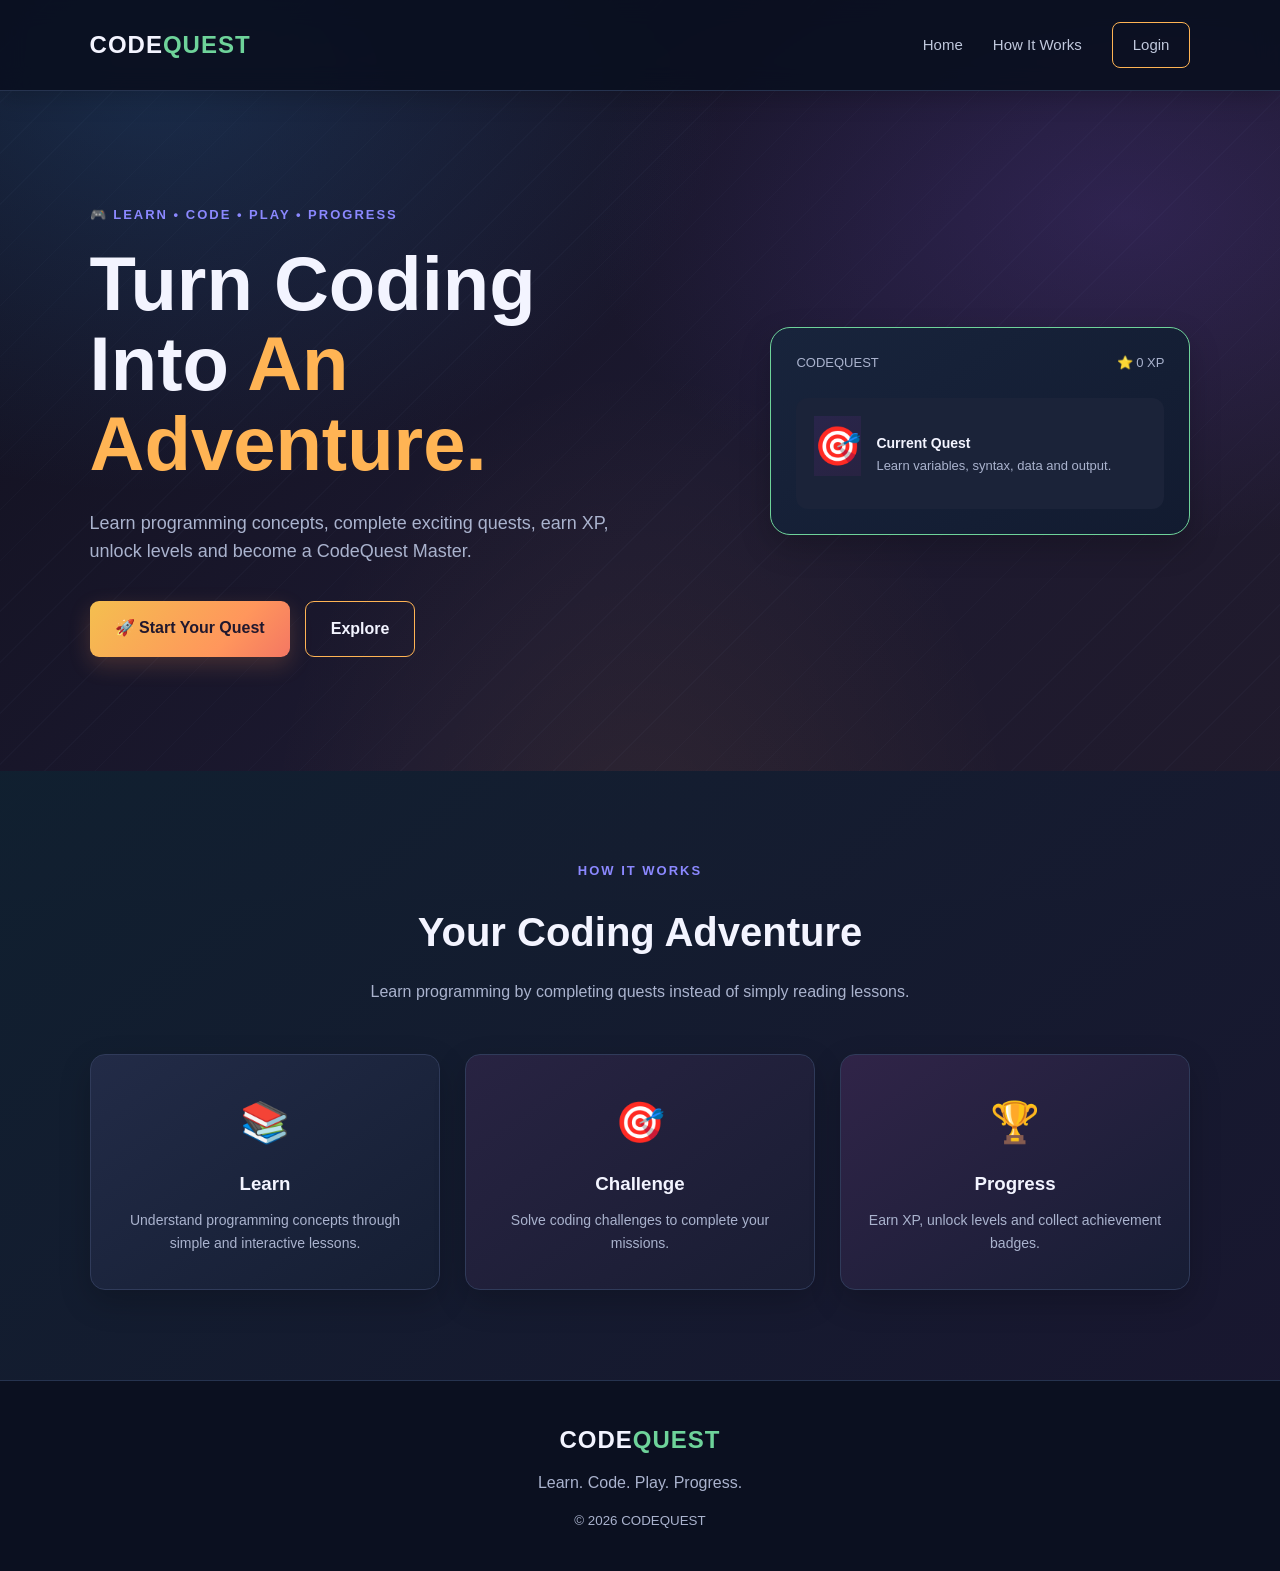
<file: index.html>
<!DOCTYPE html>
<html lang="en">
<head>
    <meta charset="UTF-8">
    <meta name="viewport" content="width=device-width, initial-scale=1.0">

    <title>CODEQUEST | Learn. Code. Play.</title>

    <link rel="stylesheet" href="style.css">
</head>

<body>

    <!-- Navigation -->
    <header class="navbar">

        <div class="logo">
            CODE<span>QUEST</span>
        </div>

        <nav>
            <a href="#home">Home</a>
            <a href="#how-it-works">How It Works</a>
            <a href="login.html" class="login-btn">Login</a>
        </nav>

    </header>


    <!-- Hero Section -->
    <main>

        <section class="hero" id="home">

            <div class="hero-content">

                <p class="tagline">
                    🎮 LEARN • CODE • PLAY • PROGRESS
                </p>

                <h1>
                    Turn Coding Into
                    <span>An Adventure.</span>
                </h1>

                <p class="description">
                    Learn programming concepts, complete exciting quests,
                    earn XP, unlock levels and become a CodeQuest Master.
                </p>

                <div class="hero-buttons">

                    <a href="register.html" class="primary-btn" id="startQuestButton">
                        🚀 Start Your Quest
                    </a>

                    <a href="#how-it-works" class="secondary-btn">
                        Explore
                    </a>

                </div>

            </div>


            <!-- Game Preview -->
            <div class="game-preview">

                <div class="game-card">

                    <div class="game-header">
                        <span>CODEQUEST</span>
                        <span>⭐ 0 XP</span>
                    </div>

                    <div class="quest">

                        <div class="quest-icon">
                            🎯
                        </div>

                        <div>
                            <strong>Current Quest</strong>
                            <p>Learn variables, syntax, data and output.</p>
                        </div>

                    </div>

                </div>

            </div>

        </section>


        <!-- How It Works -->
        <section class="features" id="how-it-works">

            <p class="section-tag">
                HOW IT WORKS
            </p>

            <h2>
                Your Coding Adventure
            </h2>

            <p class="section-description">
                Learn programming by completing quests instead of
                simply reading lessons.
            </p>


            <div class="feature-container">

                <div class="feature-card">

                    <div class="feature-icon">
                        📚
                    </div>

                    <h3>Learn</h3>

                    <p>
                        Understand programming concepts through
                        simple and interactive lessons.
                    </p>

                </div>


                <div class="feature-card">

                    <div class="feature-icon">
                        🎯
                    </div>

                    <h3>Challenge</h3>

                    <p>
                        Solve coding challenges to complete
                        your missions.
                    </p>

                </div>


                <div class="feature-card">

                    <div class="feature-icon">
                        🏆
                    </div>

                    <h3>Progress</h3>

                    <p>
                        Earn XP, unlock levels and collect
                        achievement badges.
                    </p>

                </div>

            </div>

        </section>


    </main>


    <!-- Footer -->
    <footer>

        <div class="logo">
            CODE<span>QUEST</span>
        </div>

        <p>
            Learn. Code. Play. Progress.
        </p>

        <small>
            © 2026 CODEQUEST
        </small>

    </footer>


    <script src="app.js"></script>
    <script>

        document.getElementById("startQuestButton").addEventListener(
            "click",
            async function(event) {

                event.preventDefault();

                try {
                    const player = await CodeQuest.currentPlayer();
                    window.location.href = player ? "dashboard.html" : "register.html";
                } catch (error) {
                    alert("Could not connect to the CodeQuest server. Start it with: python server.py");
                }

            }
        );

    </script>

</body>
</html>
</file>
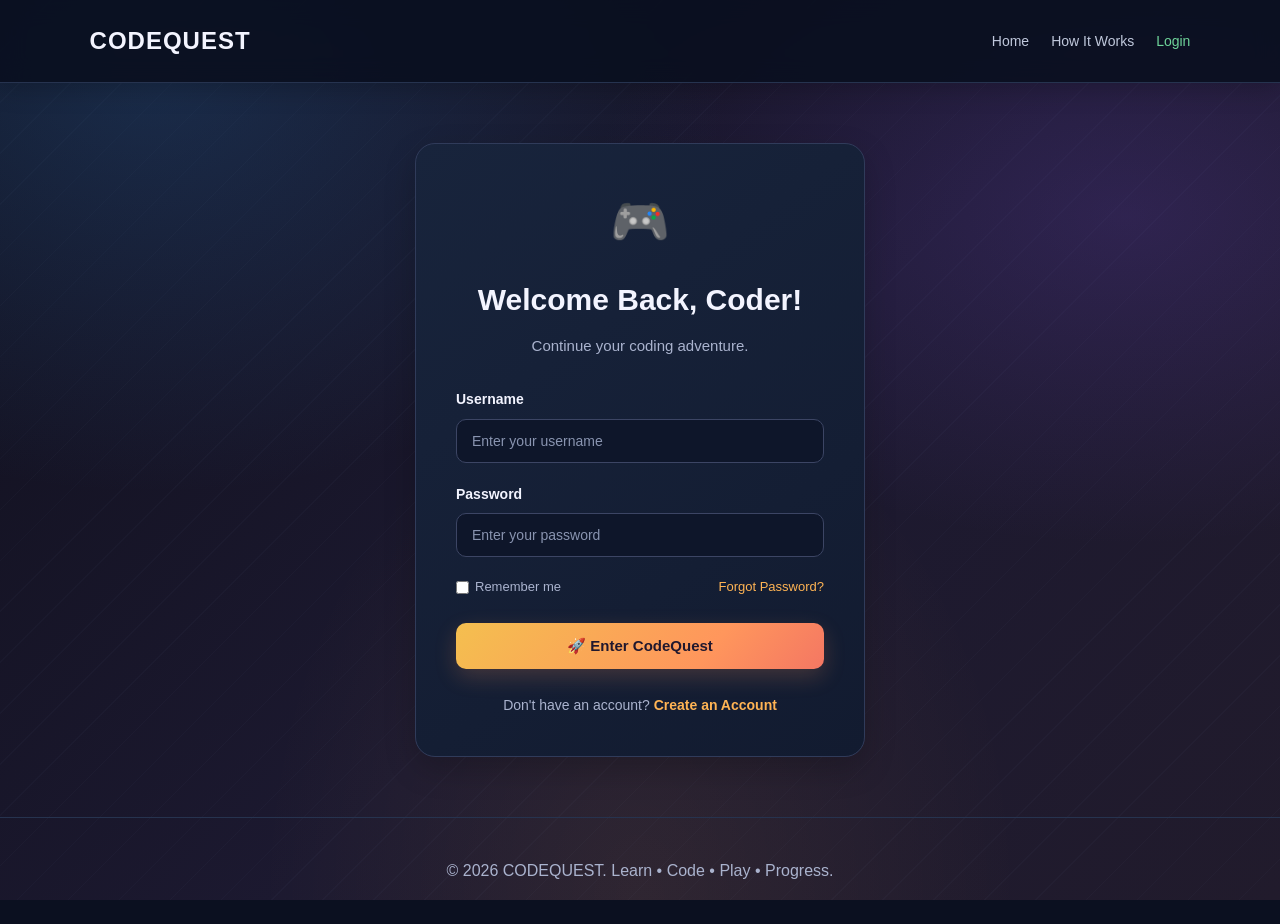
<file: login.html>
<!DOCTYPE html>
<html lang="en">

<head>
    <meta charset="UTF-8">
    <meta name="viewport" content="width=device-width, initial-scale=1.0">

    <title>Login | CODEQUEST</title>

    <link rel="stylesheet" href="style.css">
</head>

<body>

    <!-- Navigation Bar -->
    <nav class="navbar">

        <div class="logo">
            CODEQUEST
        </div>

        <div class="nav-links">
            <a href="index.html">Home</a>
            <a href="index.html#how-it-works">How It Works</a>
            <a href="login.html" class="active">Login</a>
        </div>

    </nav>


    <!-- Login Section -->
    <section class="login-section">

        <div class="login-container">

            <div class="login-icon">
                🎮
            </div>

            <h1>Welcome Back, Coder!</h1>

            <p class="login-subtitle">
                Continue your coding adventure.
            </p>


            <!-- Login Form -->
            <form class="login-form" action="dashboard.html">

                <div class="form-group">
                    <label for="username">Username</label>

                    <input
                        type="text"
                        id="username"
                        name="username"
                        placeholder="Enter your username"
                        required
                    >
                </div>


                <div class="form-group">
                    <label for="password">Password</label>

                    <input
                        type="password"
                        id="password"
                        name="password"
                        placeholder="Enter your password"
                        required
                    >
                </div>


                <div class="login-options">

                    <label class="remember-me">
                        <input type="checkbox">
                        Remember me
                    </label>

                    <a href="#" class="forgot-password">
                        Forgot Password?
                    </a>

                </div>


                <button type="submit" class="login-button">
                    🚀 Enter CodeQuest
                </button>

            </form>


            <div class="register-link">

                <p>
                    Don't have an account?
                    <a href="register.html">Create an Account</a>
                </p>

            </div>

        </div>

    </section>


    <!-- Footer -->
    <footer class="footer">

        <p>
            © 2026 CODEQUEST. Learn • Code • Play • Progress.
        </p>

    </footer>

    <script src="app.js"></script>
    <script>

        const loginForm = document.querySelector(".login-form");

        loginForm.addEventListener("submit", async function(event) {

            event.preventDefault();

            const username = loginForm.username.value.trim();
            const password = loginForm.password.value;

            try {
                await CodeQuest.api("/api/login", {
                    method: "POST",
                    body: JSON.stringify({ username: username, password: password })
                });
                window.location.href = "dashboard.html";
            } catch (error) {
                alert(error.message);
            }

        });

    </script>

</body>

</html>
</file>
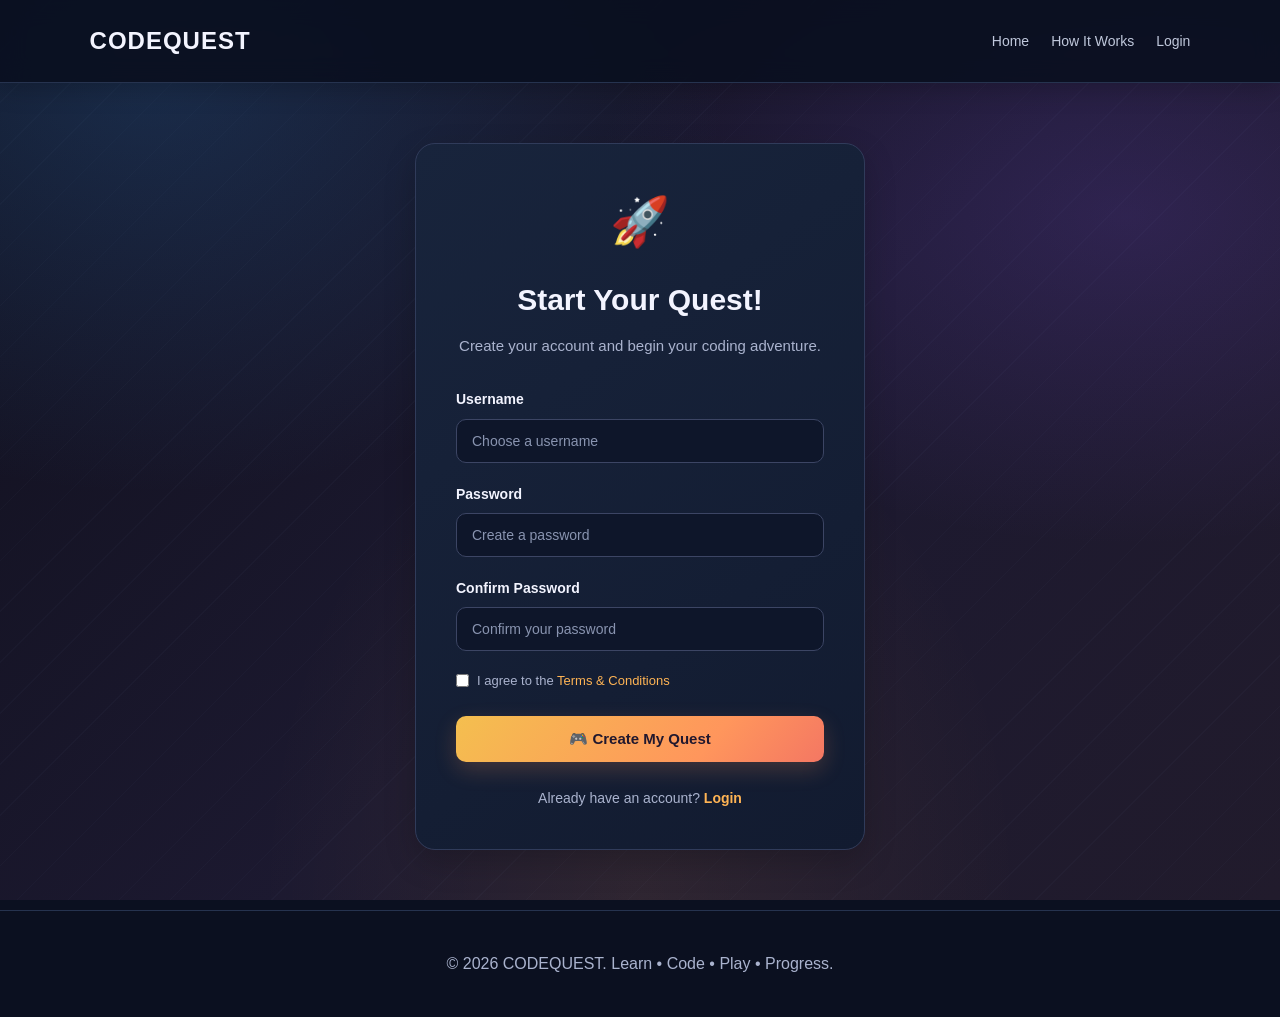
<file: register.html>
<!DOCTYPE html>
<html lang="en">

<head>
    <meta charset="UTF-8">
    <meta name="viewport" content="width=device-width, initial-scale=1.0">

    <title>Register | CODEQUEST</title>

    <link rel="stylesheet" href="style.css">
</head>

<body>

    <!-- Navigation Bar -->
    <nav class="navbar">

        <div class="logo">
            CODEQUEST
        </div>

        <div class="nav-links">
            <a href="index.html">Home</a>
            <a href="index.html#how-it-works">How It Works</a>
            <a href="login.html">Login</a>
        </div>

    </nav>


    <!-- Registration Section -->
    <section class="register-section">

        <div class="register-container">

            <div class="register-icon">
                🚀
            </div>

            <h1>Start Your Quest!</h1>

            <p class="register-subtitle">
                Create your account and begin your coding adventure.
            </p>


            <!-- Registration Form -->
            <form class="register-form" action="login.html">

                <div class="form-group">
                    <label for="username">Username</label>

                    <input
                        type="text"
                        id="username"
                        name="username"
                        placeholder="Choose a username"
                        minlength="3"
                        maxlength="24"
                        required
                    >
                </div>


                <div class="form-group">
                    <label for="password">Password</label>

                    <input
                        type="password"
                        id="password"
                        name="password"
                        placeholder="Create a password"
                        minlength="8"
                        required
                    >
                </div>


                <div class="form-group">
                    <label for="confirm-password">Confirm Password</label>

                    <input
                        type="password"
                        id="confirm-password"
                        name="confirm-password"
                        placeholder="Confirm your password"
                        required
                    >
                </div>


                <label class="terms-checkbox">

                    <input type="checkbox" required>

                    <span>
                        I agree to the
                        <a href="#">Terms & Conditions</a>
                    </span>

                </label>


                <button type="submit" class="register-button">
                    🎮 Create My Quest
                </button>

            </form>


            <div class="login-link">

                <p>
                    Already have an account?
                    <a href="login.html">Login</a>
                </p>

            </div>

        </div>

    </section>


    <!-- Footer -->
    <footer class="footer">

        <p>
            © 2026 CODEQUEST. Learn • Code • Play • Progress.
        </p>

    </footer>

    <script src="app.js"></script>
    <script>

        const registerForm = document.querySelector(".register-form");
        const confirmPassword = document.getElementById("confirm-password");

        registerForm.addEventListener("submit", async function(event) {

            event.preventDefault();

            if (registerForm.password.value !== confirmPassword.value) {
                alert("Passwords do not match.");
                return;
            }

            try {
                await CodeQuest.api("/api/register", {
                    method: "POST",
                    body: JSON.stringify({
                        username: registerForm.username.value.trim(),
                        password: registerForm.password.value
                    })
                });
                window.location.href = "login.html";
            } catch (error) {
                alert(error.message);
            }

        });

    </script>

</body>

</html>
</file>
<file: style.css>
/* ==============================
   CODEQUEST - GLOBAL STYLES
================================= */

* {
    margin: 0;
    padding: 0;
    box-sizing: border-box;
}

html {
    scroll-behavior: smooth;
}

body {
    font-family: Arial, Helvetica, sans-serif;
    min-height: 100vh;
    background-color: #10101d;
    background-image:
        radial-gradient(ellipse at 14% 12%, rgba(124, 92, 255, 0.16), transparent 38%),
        radial-gradient(ellipse at 88% 48%, rgba(222, 151, 72, 0.14), transparent 35%),
        repeating-linear-gradient(135deg, rgba(139, 204, 184, 0.025) 0 1px, transparent 1px 36px),
        linear-gradient(135deg, #10101d, #1c1930 52%, #171522);
    background-attachment: fixed;
    color: #ffffff;
    line-height: 1.6;
}


/* ==============================
   NAVBAR
================================= */

.navbar {
    width: 100%;
    padding: 22px 7%;
    display: flex;
    justify-content: space-between;
    align-items: center;
    border-bottom: 1px solid #20283d;
    background: rgba(16, 15, 29, 0.9);
    backdrop-filter: blur(12px);
}

.logo {
    font-size: 24px;
    font-weight: 800;
    letter-spacing: 1px;
}

.logo span {
    color: #7c5cff;
}

.navbar nav {
    display: flex;
    align-items: center;
    gap: 30px;
}

.navbar nav a {
    color: #c7ccda;
    text-decoration: none;
    font-size: 15px;
    transition: 0.3s;
}

.navbar nav a:hover {
    color: #ffffff;
}

.login-btn {
    padding: 10px 20px;
    border: 1px solid #7c5cff;
    border-radius: 8px;
}


/* ==============================
   HERO
================================= */

.hero {
    min-height: 680px;
    padding: 80px 7%;
    display: flex;
    align-items: center;
    justify-content: space-between;
    gap: 70px;
}

.hero-content {
    max-width: 600px;
}

.tagline,
.section-tag {
    color: #8f7cff;
    font-size: 13px;
    font-weight: 700;
    letter-spacing: 2px;
    margin-bottom: 18px;
}

.hero h1 {
    font-size: clamp(48px, 6vw, 76px);
    line-height: 1.05;
    margin-bottom: 25px;
}

.hero h1 span {
    color: #8f7cff;
}

.description {
    color: #aeb6c9;
    font-size: 18px;
    max-width: 540px;
    margin-bottom: 35px;
}


/* ==============================
   BUTTONS
================================= */

.hero-buttons {
    display: flex;
    gap: 15px;
    flex-wrap: wrap;
}

.primary-btn,
.secondary-btn {
    text-decoration: none;
    padding: 14px 25px;
    border-radius: 9px;
    font-weight: 700;
    transition: 0.3s;
}

.primary-btn {
    background: #7c5cff;
    color: #ffffff;
}

.primary-btn:hover {
    transform: translateY(-3px);
}

.secondary-btn {
    border: 1px solid #39425b;
    color: #ffffff;
}

.secondary-btn:hover {
    border-color: #7c5cff;
}


/* ==============================
   GAME PREVIEW
================================= */

.game-preview {
    width: 420px;
}

.game-card {
    background: #141b2f;
    border: 1px solid #2b3550;
    border-radius: 20px;
    padding: 25px;
    box-shadow: 0 20px 60px rgba(0, 0, 0, 0.35);
}

.game-header {
    display: flex;
    justify-content: space-between;
    color: #aeb6c9;
    font-size: 13px;
    margin-bottom: 24px;
}

.game-level {
    display: flex;
    align-items: center;
    gap: 18px;
}

.level-icon {
    width: 70px;
    height: 70px;
    border-radius: 16px;
    display: flex;
    justify-content: center;
    align-items: center;
    background: #202943;
    font-size: 35px;
}

.game-level h3 {
    font-size: 21px;
}

.game-level p {
    color: #8f98ad;
    font-size: 14px;
}

.progress-container {
    width: 100%;
    height: 9px;
    background: #252d43;
    border-radius: 20px;
    margin-top: 30px;
    overflow: hidden;
}

.progress-bar {
    width: 75%;
    height: 100%;
    background: #7c5cff;
    border-radius: 20px;
}

.progress-text {
    color: #8992a8;
    font-size: 13px;
    margin-top: 8px;
}

.quest {
    display: flex;
    gap: 15px;
    align-items: center;
    margin-top: 0;
    padding: 18px;
    background: #1b2339;
    border-radius: 12px;
}

.quest-icon {
    font-size: 25px;
}

.quest strong {
    font-size: 14px;
}

.quest p {
    color: #8992a8;
    font-size: 13px;
}


/* ==============================
   FEATURES
================================= */

.features,
.languages {
    padding: 90px 7%;
    text-align: center;
}

.features {
    background: linear-gradient(140deg, rgba(12, 31, 34, 0.96), rgba(12, 24, 34, 0.96));
}

.features h2,
.languages h2 {
    font-size: 40px;
    margin-bottom: 15px;
}

.section-description {
    color: #8992a8;
    max-width: 550px;
    margin: 0 auto 50px;
}

.feature-container {
    display: grid;
    grid-template-columns: repeat(3, 1fr);
    gap: 25px;
    max-width: 1100px;
    margin: auto;
}

.feature-card {
    padding: 35px 25px;
    background: #141b2f;
    border: 1px solid #252f49;
    border-radius: 15px;
    transition: 0.3s;
}

.feature-card:hover {
    transform: translateY(-6px);
    border-color: #7c5cff;
}

.feature-icon {
    font-size: 40px;
    margin-bottom: 15px;
}

.feature-card h3 {
    margin-bottom: 10px;
}

.feature-card p {
    color: #8992a8;
    font-size: 14px;
}


/* ==============================
   LANGUAGES
================================= */

.language-container {
    display: flex;
    justify-content: center;
    gap: 20px;
    flex-wrap: wrap;
}

.language-card {
    width: 170px;
    padding: 30px 20px;
    background: #141b2f;
    border: 1px solid #252f49;
    border-radius: 15px;
    transition: 0.3s;
}

.language-card span {
    font-size: 40px;
}

.language-card h3 {
    margin-top: 10px;
}

.language-card:hover {
    transform: translateY(-6px);
    border-color: #7c5cff;
}


/* ==============================
   FOOTER
================================= */

footer {
    padding: 40px 7%;
    text-align: center;
    border-top: 1px solid #20283d;
    color: #8992a8;
}

footer .logo {
    color: #ffffff;
    margin-bottom: 10px;
}

footer small {
    display: block;
    margin-top: 15px;
}


/* ==============================
   RESPONSIVE
================================= */

@media (max-width: 900px) {

    .hero {
        flex-direction: column;
        text-align: center;
    }

    .description {
        margin-left: auto;
        margin-right: auto;
    }

    .hero-buttons {
        justify-content: center;
    }

    .game-preview {
        width: 100%;
        max-width: 420px;
    }

    .feature-container {
        grid-template-columns: 1fr;
        max-width: 500px;
    }

    .navbar nav a:not(.login-btn) {
        display: none;
    }
}


@media (max-width: 500px) {

    .navbar {
        padding: 18px 5%;
    }

    .hero,
    .features,
    .languages {
        padding-left: 5%;
        padding-right: 5%;
    }

    .hero h1 {
        font-size: 46px;
    }

    .features h2,
    .languages h2 {
        font-size: 32px;
    }
}
/* ============================= */
/* LOGIN PAGE STYLES */
/* ============================= */

.login-section {
    min-height: 75vh;
    display: flex;
    justify-content: center;
    align-items: center;
    padding: 60px 20px;
}

.login-container {
    width: 100%;
    max-width: 450px;
    background: #17152b;
    border: 1px solid #302957;
    border-radius: 20px;
    padding: 40px;
    text-align: center;
    box-shadow: 0 10px 35px rgba(0, 0, 0, 0.35);
}

.login-icon {
    font-size: 48px;
    margin-bottom: 15px;
}

.login-container h1 {
    color: #ffffff;
    font-size: 30px;
    margin-bottom: 10px;
}

.login-subtitle {
    color: #b9b4d0;
    font-size: 15px;
    margin-bottom: 30px;
}

.login-form {
    text-align: left;
}

.form-group {
    margin-bottom: 20px;
}

.form-group label {
    display: block;
    color: #ffffff;
    font-size: 14px;
    font-weight: 600;
    margin-bottom: 8px;
}

.form-group input[type="text"],
.form-group input[type="password"] {
    width: 100%;
    box-sizing: border-box;
    padding: 13px 15px;
    border: 1px solid #403765;
    border-radius: 10px;
    background: #0f0d1d;
    color: #ffffff;
    font-size: 14px;
    outline: none;
    transition: 0.3s ease;
}

.form-group input[type="text"]:focus,
.form-group input[type="password"]:focus {
    border-color: #8f7cff;
    box-shadow: 0 0 8px rgba(143, 124, 255, 0.35);
}

.form-group input::placeholder {
    color: #8e88a8;
}

.login-options {
    display: flex;
    justify-content: space-between;
    align-items: center;
    gap: 10px;
    flex-wrap: wrap;
    margin-bottom: 25px;
    font-size: 13px;
}

.remember-me {
    display: flex;
    align-items: center;
    gap: 6px;
    color: #b9b4d0;
}

.remember-me input {
    accent-color: #8f7cff;
}

.forgot-password {
    color: #a99cff;
    text-decoration: none;
}

.forgot-password:hover {
    color: #ffffff;
    text-decoration: underline;
}

.login-button {
    width: 100%;
    padding: 14px;
    border: none;
    border-radius: 10px;
    background: linear-gradient(135deg, #7c5cff, #a56cff);
    color: #ffffff;
    font-size: 15px;
    font-weight: 700;
    cursor: pointer;
    transition: 0.3s ease;
}

.login-button:hover {
    transform: translateY(-2px);
    box-shadow: 0 8px 20px rgba(124, 92, 255, 0.35);
}

.register-link {
    margin-top: 25px;
}

.register-link p {
    color: #b9b4d0;
    font-size: 14px;
}

.register-link a {
    color: #a99cff;
    font-weight: 600;
    text-decoration: none;
}

.register-link a:hover {
    color: #ffffff;
    text-decoration: underline;
}


/* ============================= */
/* LOGIN PAGE RESPONSIVE DESIGN */
/* ============================= */

@media (max-width: 600px) {

    .login-section {
        padding: 40px 15px;
    }

    .login-container {
        padding: 30px 22px;
    }

    .login-container h1 {
        font-size: 25px;
    }

    .login-options {
        align-items: flex-start;
        flex-direction: column;
    }

}
/* ============================= */
/* REGISTER PAGE STYLES */
/* ============================= */

.register-section {
    min-height: 75vh;
    display: flex;
    justify-content: center;
    align-items: center;
    padding: 60px 20px;
}

.register-container {
    width: 100%;
    max-width: 450px;
    background: #17152b;
    border: 1px solid #302957;
    border-radius: 20px;
    padding: 40px;
    text-align: center;
    box-shadow: 0 10px 35px rgba(0, 0, 0, 0.35);
}

.register-icon {
    font-size: 48px;
    margin-bottom: 15px;
}

.register-container h1 {
    color: #ffffff;
    font-size: 30px;
    margin-bottom: 10px;
}

.register-subtitle {
    color: #b9b4d0;
    font-size: 15px;
    margin-bottom: 30px;
}

.register-form {
    text-align: left;
}

.register-form .form-group {
    margin-bottom: 20px;
}

.register-form .form-group label {
    display: block;
    color: #ffffff;
    font-size: 14px;
    font-weight: 600;
    margin-bottom: 8px;
}

.register-form .form-group input[type="text"],
.register-form .form-group input[type="password"] {
    width: 100%;
    box-sizing: border-box;
    padding: 13px 15px;
    border: 1px solid #403765;
    border-radius: 10px;
    background: #0f0d1d;
    color: #ffffff;
    font-size: 14px;
    outline: none;
    transition: 0.3s ease;
}

.register-form .form-group input:focus {
    border-color: #8f7cff;
    box-shadow: 0 0 8px rgba(143, 124, 255, 0.35);
}

.register-form .form-group input::placeholder {
    color: #8e88a8;
}


/* Terms and Conditions */

.terms-checkbox {
    display: flex;
    align-items: flex-start;
    gap: 8px;
    color: #b9b4d0;
    font-size: 13px;
    margin: 5px 0 25px;
    line-height: 1.5;
}

.terms-checkbox input {
    margin-top: 3px;
    accent-color: #8f7cff;
}

.terms-checkbox a {
    color: #a99cff;
    text-decoration: none;
}

.terms-checkbox a:hover {
    color: #ffffff;
    text-decoration: underline;
}


/* Register Button */

.register-button {
    width: 100%;
    padding: 14px;
    border: none;
    border-radius: 10px;
    background: linear-gradient(135deg, #7c5cff, #a56cff);
    color: #ffffff;
    font-size: 15px;
    font-weight: 700;
    cursor: pointer;
    transition: 0.3s ease;
}

.register-button:hover {
    transform: translateY(-2px);
    box-shadow: 0 8px 20px rgba(124, 92, 255, 0.35);
}


/* Login Link */

.login-link {
    margin-top: 25px;
}

.login-link p {
    color: #b9b4d0;
    font-size: 14px;
}

.login-link a {
    color: #a99cff;
    font-weight: 600;
    text-decoration: none;
}

.login-link a:hover {
    color: #ffffff;
    text-decoration: underline;
}


/* ============================= */
/* REGISTER PAGE RESPONSIVE */
/* ============================= */

@media (max-width: 600px) {

    .register-section {
        padding: 40px 15px;
    }

    .register-container {
        padding: 30px 22px;
    }

    .register-container h1 {
        font-size: 25px;
    }

}
/* ============================= */
/* DASHBOARD PAGE */
/* ============================= */

.dashboard {
    width: 90%;
    max-width: 1200px;
    margin: 0 auto;
    padding: 50px 0 80px;
}


/* ============================= */
/* WELCOME SECTION */
/* ============================= */

.dashboard-welcome {
    display: flex;
    justify-content: space-between;
    align-items: center;
    gap: 30px;
    padding: 35px;
    margin-bottom: 30px;

    background: linear-gradient(
        135deg,
        #17152b,
        #211b3d
    );

    border: 1px solid #302957;
    border-radius: 20px;

    box-shadow: 0 10px 35px rgba(0, 0, 0, 0.25);
}

.dashboard-tag {
    color: #a99cff;
    font-size: 12px;
    font-weight: 700;
    letter-spacing: 1px;
    margin-bottom: 8px;
}

.dashboard-welcome h1 {
    color: #ffffff;
    font-size: 32px;
    margin: 5px 0 10px;
}

.dashboard-welcome p {
    color: #b9b4d0;
    margin: 0;
    line-height: 1.6;
}

.dashboard-welcome strong {
    color: #ffffff;
}


/* Level Badge */

.level-badge {
    min-width: 100px;
    height: 100px;

    display: flex;
    flex-direction: column;
    justify-content: center;
    align-items: center;

    background: linear-gradient(
        135deg,
        #7c5cff,
        #a56cff
    );

    border-radius: 50%;

    color: #ffffff;

    box-shadow: 0 8px 25px rgba(124, 92, 255, 0.3);
}

.level-badge span {
    font-size: 11px;
    font-weight: 700;
    letter-spacing: 1px;
}

.level-badge strong {
    font-size: 32px;
}


/* ============================= */
/* STATISTICS */
/* ============================= */

.stats-grid {
    display: grid;
    grid-template-columns: repeat(4, 1fr);
    gap: 20px;
    margin-bottom: 35px;
}

.stat-card {
    display: flex;
    align-items: center;
    gap: 15px;

    padding: 22px;

    background: #17152b;

    border: 1px solid #302957;
    border-radius: 15px;

    transition: 0.3s ease;
}

.stat-card:hover {
    transform: translateY(-4px);
    border-color: #7c5cff;
}

.stat-icon {
    width: 48px;
    height: 48px;

    display: flex;
    justify-content: center;
    align-items: center;

    background: #211d3a;

    border-radius: 12px;

    font-size: 23px;
}

.stat-card h3 {
    color: #ffffff;
    font-size: 22px;
    margin: 0 0 4px;
}

.stat-card p {
    color: #8e88a8;
    font-size: 12px;
    margin: 0;
}


/* ============================= */
/* PROGRESS SECTION */
/* ============================= */

.progress-section {
    padding: 30px;

    background: #17152b;

    border: 1px solid #302957;
    border-radius: 18px;

    margin-bottom: 40px;
}

.section-heading {
    display: flex;
    justify-content: space-between;
    align-items: center;
    gap: 20px;

    margin-bottom: 20px;
}

.section-heading h2 {
    color: #ffffff;
    font-size: 22px;
    margin: 0;
}

.progress-percentage {
    color: #a99cff;
    font-size: 20px;
    font-weight: 700;
}

.progress-bar {
    width: 100%;
    height: 12px;

    background: #0f0d1d;

    border-radius: 20px;

    overflow: hidden;
}

.progress-fill {
    width: 50%;
    height: 100%;

    background: linear-gradient(
        90deg,
        #7c5cff,
        #a56cff
    );

    border-radius: 20px;
}

.progress-text {
    color: #8e88a8;
    font-size: 13px;
    margin: 12px 0 0;
}


/* ============================= */
/* QUEST MAP */
/* ============================= */

.quest-section {
    margin-bottom: 40px;
}

.quest-grid {
    display: grid;
    grid-template-columns: repeat(3, 1fr);
    gap: 20px;
}

.quest-card {
    position: relative;

    padding: 25px;

    min-height: 210px;

    background: #17152b;

    border: 1px solid #302957;
    border-radius: 18px;

    transition: 0.3s ease;
}

.quest-card:hover {
    transform: translateY(-5px);
}


/* Completed */

.quest-card.completed {
    border-color: #3b3560;
}


/* Current */

.quest-card.current {
    border-color: #7c5cff;

    background: linear-gradient(
        145deg,
        #17152b,
        #241d46
    );

    box-shadow: 0 8px 25px rgba(124, 92, 255, 0.15);
}


/* Locked */

.quest-card.locked {
    opacity: 0.55;
}


/* Quest Number */

.quest-number {
    position: absolute;

    top: 18px;
    right: 18px;

    color: #6e6788;

    font-size: 12px;
    font-weight: 700;
}


/* Quest Icon */

.quest-icon {
    font-size: 38px;
    margin-bottom: 15px;
}

.quest-card h3 {
    color: #ffffff;
    font-size: 18px;
    margin: 0 0 8px;
}

.quest-card p {
    color: #9b95b3;
    font-size: 13px;
    line-height: 1.5;

    min-height: 40px;
}


/* Quest Status */

.quest-status {
    display: inline-block;

    margin-top: 12px;

    padding: 6px 10px;

    border-radius: 20px;

    background: #211d3a;

    color: #a99cff;

    font-size: 10px;
    font-weight: 700;
    letter-spacing: 0.5px;
}

.quest-card.current .quest-status {
    background: #7c5cff;
    color: #ffffff;
}


/* ============================= */
/* CONTINUE QUEST */
/* ============================= */

.continue-section {
    margin-bottom: 45px;
}

.continue-content {
    display: flex;
    justify-content: space-between;
    align-items: center;
    gap: 30px;

    padding: 30px;

    background: linear-gradient(
        135deg,
        #211b3d,
        #17152b
    );

    border: 1px solid #7c5cff;
    border-radius: 18px;
}

.continue-content h2 {
    color: #ffffff;
    font-size: 22px;
    margin: 5px 0 8px;
}

.continue-content p {
    color: #aaa4bd;
    font-size: 14px;
    margin: 0;
}

.continue-content strong {
    color: #a99cff;
}

.continue-button {
    display: inline-block;

    padding: 14px 22px;

    background: linear-gradient(
        135deg,
        #7c5cff,
        #a56cff
    );

    color: #ffffff;

    border-radius: 10px;

    text-decoration: none;

    font-size: 14px;
    font-weight: 700;

    white-space: nowrap;

    transition: 0.3s ease;
}

.continue-button:hover {
    transform: translateY(-3px);

    box-shadow:
        0 8px 20px rgba(124, 92, 255, 0.35);
}


/* ============================= */
/* BADGES */
/* ============================= */

.badges-section {
    margin-bottom: 20px;
}

.badges-grid {
    display: grid;
    grid-template-columns: repeat(4, 1fr);
    gap: 20px;
}

.badge-card {
    text-align: center;

    padding: 25px 15px;

    background: #17152b;

    border: 1px solid #302957;
    border-radius: 16px;

    transition: 0.3s ease;
}

.badge-card:hover {
    transform: translateY(-4px);
}

.badge-card.earned {
    border-color: #51458a;
}

.badge-card.locked {
    opacity: 0.45;
}

.badge-icon {
    font-size: 42px;
    margin-bottom: 12px;
}

.badge-card h3 {
    color: #ffffff;
    font-size: 16px;
    margin: 0 0 6px;
}

.badge-card p {
    color: #8e88a8;
    font-size: 12px;
    margin: 0;
}


/* ============================= */
/* DASHBOARD RESPONSIVE DESIGN */
/* ============================= */

@media (max-width: 900px) {

    .stats-grid {
        grid-template-columns: repeat(2, 1fr);
    }

    .quest-grid {
        grid-template-columns: repeat(2, 1fr);
    }

    .badges-grid {
        grid-template-columns: repeat(2, 1fr);
    }

}


@media (max-width: 600px) {

    .dashboard {
        width: 92%;
        padding: 30px 0 50px;
    }

    .dashboard-welcome {
        flex-direction: column;
        align-items: flex-start;
        padding: 25px;
    }

    .dashboard-welcome h1 {
        font-size: 26px;
    }

    .level-badge {
        width: 85px;
        height: 85px;
    }

    .stats-grid {
        grid-template-columns: 1fr;
    }

    .quest-grid {
        grid-template-columns: 1fr;
    }

    .badges-grid {
        grid-template-columns: 1fr;
    }

    .continue-content {
        flex-direction: column;
        align-items: flex-start;
    }

    .continue-button {
        width: 100%;
        text-align: center;
        box-sizing: border-box;
    }

}
/* ========================================= */
/* CODEQUEST HEXAGON LANGUAGE MAP */
/* ========================================= */

.language-page {
    width: 92%;
    max-width: 1200px;
    margin: 0 auto;
    padding: 55px 0 70px;
}


/* ========================================= */
/* HEADER */
/* ========================================= */

.language-header {
    text-align: center;
    margin-bottom: 35px;
}

.language-header .dashboard-tag {
    color: #9b7cff;
    font-size: 13px;
    font-weight: 700;
    letter-spacing: 1.5px;
    margin-bottom: 10px;
}

.language-header h1 {
    color: #ffffff;
    font-size: 42px;
    line-height: 1.2;
    margin: 0 0 12px;
}

.language-header > p {
    color: #aaa4bd;
    font-size: 15px;
    margin: 0;
}


/* Decorative divider */

.language-divider {
    display: flex;
    justify-content: center;
    align-items: center;
    gap: 18px;
    margin-top: 22px;
}

.language-divider span {
    display: block;
    width: 140px;
    height: 2px;

    background: linear-gradient(
        90deg,
        transparent,
        #7c5cff
    );
}

.language-divider span:last-child {
    background: linear-gradient(
        90deg,
        #7c5cff,
        transparent
    );
}

.language-divider b {
    color: #8f6cff;
    font-size: 12px;
}


/* ========================================= */
/* HEXAGON GRID */
/* ========================================= */

.language-selection {
    display: grid;

    grid-template-columns:
        repeat(6, 1fr);

    gap: 18px;

    align-items: center;
    justify-items: center;

    max-width: 1050px;

    margin: 0 auto;
}


/*
   First row:
   Python | C | HTML
*/

.python-card {
    grid-column: 1 / span 2;
}

.c-card {
    grid-column: 3 / span 2;
}

.html-card {
    grid-column: 5 / span 2;
}


/*
   Second row:
   JavaScript | Java
*/

.javascript-card {
    grid-column: 2 / span 2;
    margin-top: -5px;
}

.java-card {
    grid-column: 4 / span 2;
    margin-top: -5px;
}


/* ========================================= */
/* HEXAGON CARD */
/* ========================================= */

.language-card {
    position: relative;

    width: 280px;
    height: 310px;

    cursor: pointer;

    transition:
        transform 0.3s ease,
        filter 0.3s ease;

    /* Hexagon */
    clip-path: polygon(
        25% 0%,
        75% 0%,
        100% 50%,
        75% 100%,
        25% 100%,
        0% 50%
    );
}


/* Outer colored hexagon */

.language-card::before {
    content: "";

    position: absolute;

    inset: 0;

    background: #7c5cff;

    clip-path: polygon(
        25% 0%,
        75% 0%,
        100% 50%,
        75% 100%,
        25% 100%,
        0% 50%
    );
}


/* Inner dark hexagon */

.language-card::after {
    content: "";

    position: absolute;

    inset: 3px;

    background: linear-gradient(
        145deg,
        #211b3d,
        #111022
    );

    clip-path: polygon(
        25% 0%,
        75% 0%,
        100% 50%,
        75% 100%,
        25% 100%,
        0% 50%
    );
}


/* ========================================= */
/* INNER CONTENT */
/* ========================================= */

.hexagon-inner {
    position: absolute;

    inset: 0;

    z-index: 2;

    display: flex;

    flex-direction: column;

    justify-content: center;

    align-items: center;

    text-align: center;

    padding: 55px 48px;

    box-sizing: border-box;
}


/* ========================================= */
/* LANGUAGE LOGOS */
/* ========================================= */

.language-icon {
    position: relative;

    z-index: 3;

    margin-bottom: 12px;

    line-height: 1;
}

.language-icon i {
    font-size: 58px;
}


/* Individual logo colors */

.python-logo i {
    color: #3776ab;
}

.c-logo i {
    color: #659ad2;
}

.html-logo i {
    color: #e34f26;
}

.javascript-logo i {
    color: #f7df1e;
}

.java-logo i {
    color: #f89820;
}


/* ========================================= */
/* LANGUAGE NAME */
/* ========================================= */

.language-card h2 {
    position: relative;

    z-index: 3;

    color: #ffffff;

    font-size: 22px !important;

    line-height: 1.2 !important;

    margin: 0 0 9px !important;
}


/* ========================================= */
/* DESCRIPTION */
/* ========================================= */

.language-card p {
    position: relative;

    z-index: 3;

    color: #b7b0ce !important;

    font-size: 12px !important;

    line-height: 1.45 !important;

    max-width: 175px;

    margin: 0 0 12px !important;
}


/* ========================================= */
/* CATEGORY BADGE */
/* ========================================= */

.language-card .language-level {
    position: relative;

    z-index: 3;

    display: inline-block !important;

    width: auto !important;
    height: auto !important;

    padding: 6px 11px !important;

    margin: 0 !important;

    background: #211a3e !important;

    border: 1px solid #6751b8;

    border-radius: 20px !important;

    color: #b9a9ff !important;

    font-size: 9px !important;

    line-height: 1.2 !important;

    font-weight: 700 !important;
}


/* ========================================= */
/* CARD COLORS */
/* ========================================= */

/* Python */

.python-card::before {
    background: #3776ab;
}


/* C */

.c-card::before {
    background: #7055ff;
}


/* HTML */

.html-card::before {
    background: #f47732;
}


/* JavaScript */

.javascript-card::before {
    background: #e8c62b;
}


/* Java */

.java-card::before {
    background: #b83cff;
}


/* ========================================= */
/* HOVER */
/* ========================================= */

.language-card:hover {
    transform: translateY(-10px) scale(1.03);

    filter:
        drop-shadow(
            0 12px 25px rgba(124, 92, 255, 0.35)
        );
}


/* ========================================= */
/* SELECTED CARD */
/* ========================================= */

.language-card.selected {
    transform: translateY(-10px) scale(1.04);

    filter:
        drop-shadow(
            0 0 12px rgba(143, 124, 255, 0.8)
        )
        drop-shadow(
            0 15px 30px rgba(124, 92, 255, 0.35)
        );
}


/* Selected inner */

.language-card.selected::after {
    background: linear-gradient(
        145deg,
        #2b2052,
        #17132e
    );
}


/* Selected label */

.language-card.selected .language-level {
    background: #7c5cff !important;

    color: #ffffff !important;

    border-color: #a99cff;
}


/* ========================================= */
/* SELECTED LANGUAGE AREA */
/* ========================================= */

.selected-language {
    max-width: 850px;

    margin: 35px auto 0;

    padding: 20px 25px;

    display: flex;

    justify-content: space-between;

    align-items: center;

    gap: 20px;

    background: #17152b;

    border: 1px solid #302957;

    border-radius: 14px;

    box-sizing: border-box;
}

.selected-language p {
    color: #aaa4bd;

    font-size: 14px;

    margin: 0;
}

.selected-language strong {
    color: #ffffff;
}


/* ========================================= */
/* CONTINUE BUTTON */
/* ========================================= */

.continue-language-button {
    padding: 12px 22px;

    border: none;

    border-radius: 9px;

    background: linear-gradient(
        135deg,
        #7c5cff,
        #a56cff
    );

    color: #ffffff;

    font-size: 13px;

    font-weight: 700;

    cursor: pointer;

    transition: 0.3s ease;
}

.continue-language-button:hover:not(:disabled) {
    transform: translateY(-3px);

    box-shadow:
        0 8px 20px rgba(124, 92, 255, 0.35);
}

.continue-language-button:disabled {
    background: #302957;

    color: #77718f;

    cursor: not-allowed;
}


/* ========================================= */
/* RESPONSIVE */
/* ========================================= */

@media (max-width: 1000px) {

    .language-selection {
        grid-template-columns: repeat(2, 1fr);
    }

    .python-card,
    .c-card,
    .html-card,
    .javascript-card,
    .java-card {
        grid-column: auto;
        margin-top: 0;
    }

}


@media (max-width: 650px) {

    .language-page {
        width: 92%;
        padding-top: 40px;
    }

    .language-header h1 {
        font-size: 30px;
    }

    .language-divider span {
        width: 70px;
    }

    .language-selection {
        grid-template-columns: 1fr;

        gap: 10px;
    }

    .language-card {
        width: 285px;
        height: 300px;
    }

    .selected-language {
        flex-direction: column;

        text-align: center;
    }

    .continue-language-button {
        width: 100%;
    }

}
/* ================================= */
/* C LANGUAGE LOGO FIX */
/* ================================= */

.c-logo i {
    font-size: 58px !important;
    color: #659ad2 !important;
}
/* ================================= */
/* CUSTOM C LANGUAGE LOGO */
/* ================================= */

.c-logo {
    display: flex;
    justify-content: center;
    align-items: center;

    width: 58px;
    height: 58px;

    margin-bottom: 12px;
}

.c-logo-mark {
    width: 52px;
    height: 52px;

    display: flex;
    justify-content: center;
    align-items: center;

    background: #659ad2;

    color: #ffffff;

    border-radius: 12px;

    font-family: Arial, sans-serif;

    font-size: 38px;
    font-weight: 800;

    line-height: 1;

    box-shadow:
        0 5px 15px rgba(101, 154, 210, 0.25);
}
/* ========================================= */
/* CODEQUEST GAME MAP */
/* ========================================= */

.game-map-page {
    width: 92%;
    max-width: 1050px;

    margin: 0 auto;

    padding: 55px 0 70px;
}


/* ========================================= */
/* MAP HEADER */
/* ========================================= */

.map-header {
    text-align: center;

    margin-bottom: 30px;
}

.map-tag {
    color: #9b7cff;

    font-size: 12px;

    font-weight: 700;

    letter-spacing: 1.5px;

    margin: 0 0 10px;
}

.map-header h1 {
    color: #ffffff;

    font-size: 42px;

    line-height: 1.2;

    margin: 0 0 10px;
}

.map-header > p:last-child {
    color: #aaa4bd;

    font-size: 14px;

    margin: 0;
}

.map-header strong {
    color: #ffffff;
}


/* ========================================= */
/* SELECTED QUEST */
/* ========================================= */

.selected-quest {
    display: flex;

    justify-content: space-between;

    align-items: center;

    gap: 20px;

    padding: 20px 25px;

    margin-bottom: 35px;

    background: linear-gradient(
        135deg,
        #1d1835,
        #17152b
    );

    border: 1px solid #302957;

    border-radius: 14px;

    box-shadow:
        0 10px 30px rgba(0, 0, 0, 0.15);
}

.quest-label {
    display: block;

    color: #8f7cff;

    font-size: 9px;

    font-weight: 700;

    letter-spacing: 1.2px;

    margin-bottom: 6px;
}

.selected-quest h2 {
    color: #ffffff;

    font-size: 20px;

    margin: 0;
}

.quest-xp {
    text-align: right;
}

.quest-xp span {
    display: block;

    color: #77718f;

    font-size: 9px;

    font-weight: 700;

    letter-spacing: 1px;

    margin-bottom: 5px;
}

.quest-xp strong {
    color: #a99cff;

    font-size: 15px;
}


/* ========================================= */
/* QUEST MAP */
/* ========================================= */

.quest-map {
    position: relative;

    display: flex;

    flex-direction: column;

    align-items: center;

    width: 100%;
}


/* ========================================= */
/* LEVEL CARD */
/* ========================================= */

.level-card {
    position: relative;

    width: 620px;

    min-height: 145px;

    box-sizing: border-box;

    padding: 25px 30px 25px 105px;

    background: #17152b;

    border: 1px solid #302957;

    border-radius: 18px;

    cursor: pointer;

    transition:
        transform 0.3s ease,
        border-color 0.3s ease,
        box-shadow 0.3s ease;
}


/* Level number */

.level-number {
    position: absolute;

    top: 15px;

    right: 20px;

    color: #4c4662;

    font-size: 11px;

    font-weight: 700;
}


/* ========================================= */
/* LEVEL ICON */
/* ========================================= */

.level-icon {
    position: absolute;

    left: 25px;

    top: 50%;

    transform: translateY(-50%);

    width: 60px;

    height: 60px;

    display: flex;

    align-items: center;

    justify-content: center;

    background: #211d3a;

    border: 1px solid #3a3260;

    border-radius: 16px;

    font-size: 30px;
}


/* ========================================= */
/* LEVEL CONTENT */
/* ========================================= */

.level-content {
    padding-right: 35px;
}

.level-status {
    display: inline-block;

    padding: 5px 9px;

    margin-bottom: 8px;

    background: #211d3a;

    border-radius: 20px;

    color: #8f7cff;

    font-size: 8px;

    font-weight: 700;

    letter-spacing: 0.5px;
}

.level-content h2 {
    color: #ffffff;

    font-size: 21px;

    margin: 0 0 7px;
}

.level-content p {
    color: #aaa4bd;

    font-size: 12px;

    line-height: 1.5;

    margin: 0 0 10px;

    max-width: 430px;
}

.level-reward {
    color: #a99cff;

    font-size: 11px;

    font-weight: 700;
}


/* ========================================= */
/* COMPLETED LEVEL */
/* ========================================= */

.level-card.completed {
    border-color: #41366f;
}

.level-card.completed .level-icon {
    background: #211d3a;

    border-color: #6251a5;
}

.level-card.completed .level-status {
    color: #63d7a3;

    background: rgba(55, 190, 130, 0.08);
}


/* ========================================= */
/* CURRENT LEVEL */
/* ========================================= */

.level-card.current {
    border-color: #8f7cff;

    background: linear-gradient(
        135deg,
        #211b3d,
        #18152d
    );

    box-shadow:
        0 0 25px rgba(124, 92, 255, 0.18);
}

.level-card.current .level-icon {
    border-color: #8f7cff;

    background: #2b2150;

    box-shadow:
        0 0 20px rgba(124, 92, 255, 0.25);
}

.level-card.current .level-status {
    color: #ffffff;

    background: #7c5cff;
}


/* Current hover */

.level-card.current:hover {
    transform: translateY(-5px);

    box-shadow:
        0 12px 35px rgba(124, 92, 255, 0.25);
}


/* ========================================= */
/* LOCKED LEVEL */
/* ========================================= */

.level-card.locked {
    opacity: 0.48;

    cursor: not-allowed;
}

.level-card.locked .level-icon {
    background: #121021;

    border-color: #292440;

    filter: grayscale(0.5);
}

.level-card.locked .level-status {
    color: #77718f;

    background: #211d3a;
}

.level-card.locked:hover {
    transform: none;

    box-shadow: none;
}


/* ========================================= */
/* MAP PATH */
/* ========================================= */

.map-path {
    width: 3px;

    height: 42px;

    background: linear-gradient(
        180deg,
        #7c5cff,
        #302957
    );

    color: transparent;

    position: relative;
}


/* Small glowing dots on path */

.map-path::before,
.map-path::after {
    content: "";

    position: absolute;

    left: 50%;

    transform: translateX(-50%);

    width: 7px;

    height: 7px;

    border-radius: 50%;

    background: #7c5cff;

    box-shadow:
        0 0 10px rgba(124, 92, 255, 0.6);
}

.map-path::before {
    top: -3px;
}

.map-path::after {
    bottom: -3px;
}


/* ========================================= */
/* CURRENT MISSION */
/* ========================================= */

.current-mission {
    width: 620px;

    box-sizing: border-box;

    margin: 35px auto 0;

    padding: 22px 25px;

    display: flex;

    align-items: center;

    gap: 18px;

    background: linear-gradient(
        135deg,
        #211b3d,
        #17152b
    );

    border: 1px solid #8f7cff;

    border-radius: 16px;

    box-shadow:
        0 10px 30px rgba(124, 92, 255, 0.12);
}


/* Mission icon */

.mission-icon {
    width: 48px;

    height: 48px;

    flex-shrink: 0;

    display: flex;

    align-items: center;

    justify-content: center;

    background: #2a2050;

    border: 1px solid #725dd1;

    border-radius: 13px;

    font-size: 23px;
}


/* Mission content */

.mission-content {
    flex: 1;
}

.mission-content > span {
    color: #9b7cff;

    font-size: 8px;

    font-weight: 700;

    letter-spacing: 1px;
}

.mission-content h2 {
    color: #ffffff;

    font-size: 16px;

    margin: 5px 0;
}

.mission-content p {
    color: #aaa4bd;

    font-size: 11px;

    margin: 0;
}

.mission-content strong {
    color: #a99cff;
}


/* ========================================= */
/* START LEVEL BUTTON */
/* ========================================= */

.start-level-button {
    flex-shrink: 0;

    padding: 11px 18px;

    border: none;

    border-radius: 9px;

    background: linear-gradient(
        135deg,
        #7c5cff,
        #a56cff
    );

    color: #ffffff;

    font-size: 11px;

    font-weight: 700;

    cursor: pointer;

    transition: 0.3s ease;
}

.start-level-button:hover {
    transform: translateY(-3px);

    box-shadow:
        0 8px 20px rgba(124, 92, 255, 0.35);
}


/* ========================================= */
/* FOOTER */
/* ========================================= */

.game-map-page + .footer {
    margin-top: 20px;
}


/* ========================================= */
/* RESPONSIVE */
/* ========================================= */

@media (max-width: 750px) {

    .game-map-page {
        width: 92%;

        padding-top: 40px;
    }

    .map-header h1 {
        font-size: 32px;
    }

    .selected-quest {
        flex-direction: column;

        align-items: flex-start;
    }

    .quest-xp {
        text-align: left;
    }

    .level-card {
        width: 100%;

        min-height: 150px;

        padding-left: 90px;
    }

    .current-mission {
        width: 100%;

        flex-wrap: wrap;
    }

    .mission-content {
        min-width: 180px;
    }

    .start-level-button {
        width: 100%;
    }

}


@media (max-width: 450px) {

    .level-card {
        padding: 22px 20px 22px 82px;
    }

    .level-icon {
        left: 18px;

        width: 50px;

        height: 50px;

        font-size: 25px;
    }

    .level-content h2 {
        font-size: 18px;
    }

    .level-content p {
        font-size: 11px;
    }

}
/* ========================================= */
/* CODEQUEST LEVEL PAGE */
/* ========================================= */

.level-page {
    width: 92%;
    max-width: 950px;
    margin: 0 auto;
    padding: 55px 0 70px;
}

/* ========================================= */
/* LEVEL HEADER */
/* ========================================= */

.level-header {
    display: flex;
    align-items: center;
    gap: 22px;
    margin-bottom: 30px;
}

.level-title-icon {
    width: 75px;
    height: 75px;

    display: flex;
    align-items: center;
    justify-content: center;

    background: #211d3a;
    border: 1px solid #8f7cff;
    border-radius: 20px;

    font-size: 38px;

    box-shadow:
        0 0 25px rgba(124, 92, 255, 0.18);
}

.level-label {
    display: block;

    color: #9b7cff;

    font-size: 10px;
    font-weight: 700;

    letter-spacing: 1.5px;

    margin-bottom: 5px;
}

.level-header h1 {
    color: #ffffff;

    font-size: 38px;

    margin: 0 0 7px;
}

.level-header p {
    color: #aaa4bd;

    font-size: 14px;

    margin: 0;
}

/* ========================================= */
/* LEVEL PROGRESS */
/* ========================================= */

.level-progress {
    background: #17152b;

    border: 1px solid #302957;

    border-radius: 14px;

    padding: 18px 22px;

    margin-bottom: 25px;
}

.progress-info {
    display: flex;

    justify-content: space-between;
    align-items: center;

    margin-bottom: 10px;
}

.progress-info span {
    color: #77718f;

    font-size: 9px;
    font-weight: 700;

    letter-spacing: 1px;
}

.progress-info strong {
    color: #a99cff;

    font-size: 12px;
}

.level-progress-bar {
    width: 100%;
    height: 8px;

    background: #292440;

    border-radius: 20px;

    overflow: hidden;
}

.level-progress-fill {
    width: 0%;
    height: 100%;

    background: linear-gradient(
        90deg,
        #7c5cff,
        #a56cff
    );

    border-radius: 20px;

    transition: width 0.5s ease;
}

/* ========================================= */
/* LEARNING CARD */
/* ========================================= */

.learning-card {
    background: linear-gradient(
        135deg,
        #1d1835,
        #17152b
    );

    border: 1px solid #302957;

    border-radius: 18px;

    padding: 28px;

    margin-bottom: 25px;

    box-shadow:
        0 10px 30px rgba(0, 0, 0, 0.15);
}

.learning-badge {
    display: inline-block;

    padding: 6px 10px;

    background: rgba(124, 92, 255, 0.12);

    color: #a99cff;

    border-radius: 20px;

    font-size: 9px;
    font-weight: 700;

    letter-spacing: 0.8px;

    margin-bottom: 12px;
}

.learning-card h2 {
    color: #ffffff;

    font-size: 23px;

    margin: 0 0 10px;
}

.learning-card > p {
    color: #aaa4bd;

    font-size: 13px;

    line-height: 1.6;

    margin: 0 0 20px;
}

/* ========================================= */
/* CODE EXAMPLE */
/* ========================================= */

.code-example {
    background: #0e0c19;

    border: 1px solid #292440;

    border-radius: 12px;

    overflow: hidden;

    margin-bottom: 18px;
}

.code-header {
    padding: 9px 15px;

    background: #17142a;

    border-bottom: 1px solid #292440;

    color: #77718f;

    font-size: 9px;
    font-weight: 700;

    letter-spacing: 1px;
}

.code-example pre {
    margin: 0;

    padding: 18px;

    color: #d7d1ff;

    font-family: Consolas, monospace;

    font-size: 13px;

    line-height: 1.7;

    overflow-x: auto;
}

.learning-note {
    padding: 13px 15px;

    background: rgba(124, 92, 255, 0.07);

    border-left: 3px solid #7c5cff;

    border-radius: 8px;

    color: #aaa4bd;

    font-size: 11px;

    line-height: 1.5;
}

.learning-note strong {
    color: #ffffff;
}

/* ========================================= */
/* CHALLENGE CARD */
/* ========================================= */

.challenge-card {
    background: #17152b;

    border: 1px solid #3b3260;

    border-radius: 18px;

    padding: 28px;

    margin-bottom: 25px;

    box-shadow:
        0 10px 30px rgba(0, 0, 0, 0.15);
}

.challenge-top {
    display: flex;

    justify-content: space-between;

    align-items: flex-start;

    gap: 20px;

    margin-bottom: 18px;
}

.challenge-label {
    display: block;

    color: #9b7cff;

    font-size: 9px;
    font-weight: 700;

    letter-spacing: 1px;

    margin-bottom: 7px;
}

.challenge-top h2 {
    color: #ffffff;

    font-size: 22px;

    margin: 0;
}

.challenge-xp {
    padding: 8px 12px;

    background: rgba(124, 92, 255, 0.1);

    border: 1px solid #40366d;

    border-radius: 20px;

    color: #a99cff;

    font-size: 10px;
    font-weight: 700;

    white-space: nowrap;
}

.challenge-question {
    color: #aaa4bd;

    font-size: 13px;

    margin: 0 0 12px;
}

/* ========================================= */
/* CHALLENGE CODE */
/* ========================================= */

.challenge-code {
    background: #0e0c19;

    border: 1px solid #292440;

    border-radius: 12px;

    margin-bottom: 20px;
}

.challenge-code pre {
    margin: 0;

    padding: 18px;

    color: #d7d1ff;

    font-family: Consolas, monospace;

    font-size: 13px;

    line-height: 1.7;

    overflow-x: auto;
}

.question-text {
    color: #ffffff;

    font-size: 14px;
    font-weight: 600;

    margin-bottom: 15px;
}

/* ========================================= */
/* ANSWER OPTIONS */
/* ========================================= */

.answer-options {
    display: grid;

    grid-template-columns: 1fr 1fr;

    gap: 12px;

    margin-bottom: 15px;
}

.answer-option {
    display: flex;

    align-items: center;

    gap: 12px;

    padding: 13px 15px;

    background: #211d3a;

    border: 1px solid #352d57;

    border-radius: 10px;

    color: #ffffff;

    font-size: 13px;

    cursor: pointer;

    text-align: left;

    transition: 0.25s ease;
}

.answer-option span {
    width: 27px;
    height: 27px;

    display: flex;

    align-items: center;
    justify-content: center;

    background: #302957;

    border-radius: 7px;

    color: #aaa4bd;

    font-size: 10px;
    font-weight: 700;
}

.answer-option:hover {
    border-color: #7c5cff;

    transform: translateY(-2px);

    background: #272143;
}

.answer-option.selected-answer {
    border-color: #8f7cff;

    background: #2b2250;

    box-shadow:
        0 0 15px rgba(124, 92, 255, 0.15);
}

.answer-option.selected-answer span {
    background: #7c5cff;

    color: #ffffff;
}

.answer-option:disabled {
    cursor: not-allowed;
}

/* ========================================= */
/* ANSWER RESULT */
/* ========================================= */

.answer-result {
    display: none;

    padding: 12px 15px;

    border-radius: 9px;

    font-size: 11px;

    margin-bottom: 15px;
}

.answer-result.show {
    display: block;
}

.answer-result.correct {
    background: rgba(55, 190, 130, 0.08);

    border: 1px solid rgba(55, 190, 130, 0.3);

    color: #63d7a3;
}

.answer-result.wrong {
    background: rgba(255, 90, 90, 0.08);

    border: 1px solid rgba(255, 90, 90, 0.25);

    color: #ff8b8b;
}

/* ========================================= */
/* CHECK ANSWER BUTTON */
/* ========================================= */

.check-answer-button {
    padding: 12px 22px;

    border: none;

    border-radius: 9px;

    background: linear-gradient(
        135deg,
        #7c5cff,
        #a56cff
    );

    color: #ffffff;

    font-size: 11px;
    font-weight: 700;

    cursor: pointer;

    transition: 0.3s ease;
}

.check-answer-button:hover {
    transform: translateY(-2px);

    box-shadow:
        0 8px 20px rgba(124, 92, 255, 0.3);
}

.check-answer-button:disabled {
    opacity: 0.5;

    cursor: not-allowed;

    transform: none;

    box-shadow: none;
}

/* ========================================= */
/* XP REWARD */
/* ========================================= */

.xp-reward {
    display: none;

    align-items: center;

    gap: 18px;

    padding: 22px 25px;

    margin-bottom: 20px;

    background: linear-gradient(
        135deg,
        #211b3d,
        #17152b
    );

    border: 1px solid #7c5cff;

    border-radius: 16px;

    box-shadow:
        0 10px 30px rgba(124, 92, 255, 0.12);
}

.xp-reward.show {
    display: flex;

    animation: rewardAppear 0.5s ease;
}

.reward-icon {
    width: 52px;
    height: 52px;

    display: flex;

    align-items: center;
    justify-content: center;

    background: #2a2050;

    border: 1px solid #725dd1;

    border-radius: 14px;

    font-size: 25px;
}

.xp-reward span {
    color: #9b7cff;

    font-size: 8px;
    font-weight: 700;

    letter-spacing: 1px;
}

.xp-reward h2 {
    color: #ffffff;

    font-size: 18px;

    margin: 4px 0;
}

.xp-reward p {
    color: #aaa4bd;

    font-size: 11px;

    margin: 0;
}

@keyframes rewardAppear {

    from {
        opacity: 0;
        transform: translateY(10px);
    }

    to {
        opacity: 1;
        transform: translateY(0);
    }

}

/* ========================================= */
/* NEXT LEVEL */
/* ========================================= */

.next-level {
    display: none;

    align-items: center;

    justify-content: space-between;

    gap: 20px;

    padding: 22px 25px;

    background: linear-gradient(
        135deg,
        #211b3d,
        #17152b
    );

    border: 1px solid #41366f;

    border-radius: 16px;
}

.next-level.show {
    display: flex;

    animation: rewardAppear 0.5s ease;
}

.next-level span {
    color: #63d7a3;

    font-size: 8px;
    font-weight: 700;

    letter-spacing: 1px;
}

.next-level h2 {
    color: #ffffff;

    font-size: 17px;

    margin: 5px 0;
}

.next-level p {
    color: #aaa4bd;

    font-size: 11px;

    margin: 0;
}

.next-level button {
    flex-shrink: 0;

    padding: 12px 18px;

    border: none;

    border-radius: 9px;

    background: linear-gradient(
        135deg,
        #7c5cff,
        #a56cff
    );

    color: #ffffff;

    font-size: 10px;
    font-weight: 700;

    cursor: pointer;

    transition: 0.3s ease;
}

.next-level button:hover {
    transform: translateY(-2px);

    box-shadow:
        0 8px 20px rgba(124, 92, 255, 0.3);
}

/* ========================================= */
/* LEVEL PAGE RESPONSIVE */
/* ========================================= */

@media (max-width: 700px) {

    .level-page {
        width: 92%;

        padding-top: 40px;
    }

    .level-header {
        align-items: flex-start;
    }

    .level-title-icon {
        width: 60px;
        height: 60px;

        font-size: 30px;
    }

    .level-header h1 {
        font-size: 30px;
    }

    .answer-options {
        grid-template-columns: 1fr;
    }

    .challenge-top {
        flex-direction: column;
    }

    .xp-reward {
        align-items: flex-start;
    }

    .next-level {
        flex-direction: column;

        align-items: flex-start;
    }

    .next-level button {
        width: 100%;
    }

}

@media (max-width: 450px) {

    .level-header {
        gap: 14px;
    }

    .level-title-icon {
        width: 52px;
        height: 52px;

        font-size: 26px;
    }

    .level-header h1 {
        font-size: 25px;
    }

    .learning-card,
    .challenge-card {
        padding: 20px;
    }

}

:root {
    --color-ink: #eff9f2;
    --color-muted: #aac5b9;
    --color-surface: #1a1930;
    --color-surface-raised: #252342;
    --color-surface-bright: #30294b;
    --color-border: #40375d;
    --color-mint: #79e2b5;
    --color-mint-strong: #55d6a4;
    --color-coral: #ffad7a;
    --color-coral-strong: #f28361;
}

body {
    color: var(--color-ink);
    background-image:
        radial-gradient(ellipse at 12% 8%, rgba(124, 92, 255, 0.18), transparent 36%),
        radial-gradient(ellipse at 90% 34%, rgba(244, 130, 91, 0.18), transparent 32%),
        radial-gradient(ellipse at 50% 100%, rgba(91, 174, 133, 0.12), transparent 45%),
        repeating-linear-gradient(135deg, rgba(194, 239, 211, 0.025) 0 1px, transparent 1px 36px),
        linear-gradient(135deg, #10101d, #211b35 52%, #211b2c);
}

.navbar {
    border-bottom-color: var(--color-border);
    background: rgba(16, 15, 29, 0.92);
}

.logo span,
.tagline,
.section-tag,
.dashboard-tag,
.map-tag,
.level-label,
.progress-percentage,
.progress-info strong,
.quest-label,
.quest-xp strong,
.level-reward,
.challenge-label,
.xp-reward span {
    color: var(--color-mint);
}

.hero h1 span,
.language-header .dashboard-tag,
.language-divider b,
.learning-badge,
.challenge-xp,
.continue-content strong {
    color: var(--color-coral);
}

.description,
.section-description,
.feature-card p,
.game-level p,
.progress-text,
.dashboard-welcome p,
.stat-card p,
.quest-card p,
.continue-content p,
.badge-card p,
.language-header > p,
.selected-language p,
.map-header > p:last-child,
.level-content p,
.level-header p,
.learning-card > p,
.learning-note,
.challenge-question,
.xp-reward p,
.next-level p {
    color: var(--color-muted);
}

.game-card,
.feature-card,
.selected-language,
.login-container,
.register-container,
.dashboard-welcome,
.stat-card,
.progress-section,
.quest-card,
.continue-content,
.badge-card,
.selected-quest,
.level-card,
.level-progress,
.learning-card,
.challenge-card,
.next-level,
.xp-reward {
    border-color: var(--color-border);
    background-color: var(--color-surface);
}

.game-card,
.feature-card,
.selected-language,
.login-container,
.register-container,
.stat-card,
.progress-section,
.quest-card,
.badge-card,
.selected-quest,
.level-card,
.level-progress,
.challenge-card {
    background: linear-gradient(145deg, rgba(38, 34, 65, 0.96), rgba(24, 23, 43, 0.98));
}

.dashboard-welcome,
.continue-content,
.current-mission,
.xp-reward,
.next-level {
    border-color: rgba(121, 226, 181, 0.42);
    background: linear-gradient(125deg, rgba(49, 40, 78, 0.96), rgba(33, 29, 55, 0.98) 60%, rgba(67, 45, 39, 0.92));
}

.quest-card.current,
.level-card.current {
    border-color: var(--color-mint);
    background: linear-gradient(145deg, #33294f, #282342 62%, #362c3d);
    box-shadow: 0 0 28px rgba(85, 214, 164, 0.16);
}

.game-preview .game-card,
.feature-card:hover,
.stat-card:hover,
.quest-card.current:hover,
.level-card.current:hover,
.badge-card.earned {
    border-color: var(--color-mint);
}

.level-icon,
.stat-icon,
.quest-icon,
.quest-status,
.level-status,
.answer-option,
.answer-option span,
.reward-icon,
.mission-icon {
    border-color: var(--color-border);
    background-color: var(--color-surface-raised);
}

.quest-card.current .quest-status,
.level-card.current .level-status {
    background: var(--color-mint-strong);
    color: #08251e;
}

.quest-status,
.level-status,
.learning-badge,
.challenge-xp {
    color: var(--color-mint);
}

.primary-btn,
.login-button,
.register-button,
.continue-language-button,
.continue-button,
.start-level-button,
.check-answer-button,
.next-level button {
    border-color: transparent;
    background: linear-gradient(130deg, var(--color-mint-strong), #b8e975);
    color: #09231f;
}

.primary-btn:hover,
.login-button:hover,
.register-button:hover,
.continue-language-button:hover:not(:disabled),
.continue-button:hover,
.start-level-button:hover,
.check-answer-button:hover,
.next-level button:hover {
    box-shadow: 0 8px 22px rgba(85, 214, 164, 0.24);
}

.secondary-btn,
.login-btn {
    border-color: var(--color-coral);
    color: var(--color-ink);
}

.secondary-btn:hover,
.login-btn:hover,
.navbar nav a:hover {
    border-color: var(--color-mint);
    color: var(--color-mint);
}

.language-card::after {
    background: linear-gradient(145deg, #1c403e, #102a2d);
}

.language-card .language-level {
    background: #163b37 !important;
    border-color: #4b9075;
    color: #c2f0d5 !important;
}

.language-card.selected .language-level {
    background: var(--color-mint-strong) !important;
    border-color: var(--color-mint);
    color: #08251e !important;
}

.language-divider span {
    background: linear-gradient(90deg, transparent, var(--color-mint));
}

.language-divider span:last-child {
    background: linear-gradient(90deg, var(--color-mint), transparent);
}

.level-title-icon {
    border-color: var(--color-mint);
    background: var(--color-surface-bright);
    box-shadow: 0 0 24px rgba(85, 214, 164, 0.16);
}

.level-progress-bar,
.progress-bar {
    background: #0b2021;
}

.level-progress-fill,
.progress-fill {
    background: linear-gradient(90deg, var(--color-mint-strong), #c1ed74 62%, var(--color-coral));
}

.code-example,
.challenge-code {
    border-color: #31524b;
    background: #091c1d;
}

.code-header {
    border-color: #31524b;
    background: #13302f;
    color: var(--color-mint);
}

.code-example pre,
.challenge-code pre {
    color: #d6f2df;
}

.learning-badge,
.challenge-xp,
.learning-note {
    border-color: rgba(255, 173, 122, 0.32);
    background: rgba(255, 173, 122, 0.09);
}

.learning-note {
    border-left-color: var(--color-coral);
}

.answer-option:hover,
.answer-option.selected-answer {
    border-color: var(--color-mint);
    background: #284639;
    box-shadow: 0 0 15px rgba(85, 214, 164, 0.12);
}

.answer-option span,
.answer-option.selected-answer span {
    background: var(--color-mint-strong);
    color: #08251e;
}

.form-group input[type="text"],
.form-group input[type="password"],
.register-form .form-group input[type="text"],
.register-form .form-group input[type="password"] {
    border-color: var(--color-border);
    background: #151528;
}

.form-group input[type="text"]:focus,
.form-group input[type="password"]:focus,
.register-form .form-group input:focus {
    border-color: var(--color-mint);
    box-shadow: 0 0 0 3px rgba(121, 226, 181, 0.15);
}

.forgot-password,
.register-link a,
.login-link a,
.terms-checkbox a {
    color: var(--color-coral);
}

.forgot-password:hover,
.register-link a:hover,
.login-link a:hover,
.terms-checkbox a:hover {
    color: var(--color-mint);
}

.remember-me input,
.terms-checkbox input {
    accent-color: var(--color-mint-strong);
}

footer,
.footer {
    border-top-color: var(--color-border);
    color: var(--color-muted);
}

:focus-visible {
    outline: 2px solid var(--color-coral);
    outline-offset: 3px;
}
/* Dashboard layout and shared game controls. */
.dashboard {
    width: min(1180px, calc(100% - 48px));
    max-width: none;
    padding: 38px 0 72px;
}

.dashboard-welcome {
    min-height: 210px;
    padding: clamp(26px, 5vw, 48px);
    border-radius: 24px;
    background:
        radial-gradient(circle at 82% 18%, rgba(255, 180, 84, 0.14), transparent 30%),
        linear-gradient(125deg, #211d3b, #30264a 62%, #39263a);
}

.dashboard-welcome h1 {
    font-size: clamp(27px, 4vw, 38px);
    line-height: 1.2;
}

.stats-grid {
    grid-template-columns: repeat(4, minmax(0, 1fr));
    gap: 16px;
}

.stat-card {
    min-width: 0;
    border-radius: 18px;
    background: linear-gradient(145deg, #201d39, #18182d);
}

.stat-icon {
    flex: 0 0 48px;
}

.progress-section {
    padding: clamp(22px, 4vw, 34px);
    border-radius: 22px;
    background: linear-gradient(145deg, #211e3b, #19182f);
}

.progress-bar {
    height: 14px;
}

.progress-fill {
    width: 0;
    background: linear-gradient(90deg, #f4bf4f, #ff965c 58%, #8b88ff);
    transition: width 500ms ease;
}

.language-progress-grid {
    display: grid;
    grid-template-columns: repeat(5, minmax(0, 1fr));
    gap: 14px;
    margin-top: 26px;
}

.dashboard-language-card {
    min-width: 0;
    padding: 17px;
    border: 1px solid #393554;
    border-radius: 16px;
    background: linear-gradient(145deg, #25213f, #1b1a31);
}

.language-progress-heading {
    display: flex;
    align-items: baseline;
    justify-content: space-between;
    gap: 8px;
    margin-bottom: 12px;
}

.language-progress-heading h3 {
    overflow-wrap: anywhere;
    color: var(--color-ink);
    font-size: 14px;
}

.language-progress-heading span,
.dashboard-language-card > p {
    color: var(--color-muted);
    font-size: 11px;
}

.language-progress-bar {
    height: 8px;
    overflow: hidden;
    border-radius: 99px;
    background: #111323;
}

.language-progress-fill {
    width: 0;
    height: 100%;
    border-radius: inherit;
    background: linear-gradient(90deg, #f4bf4f, #ff965c);
    transition: width 450ms ease;
}

.dashboard-language-card[data-language="Python"] .language-progress-fill {
    background: linear-gradient(90deg, #3776ab, #f4bf4f);
}

.dashboard-language-card[data-language="C"] .language-progress-fill {
    background: linear-gradient(90deg, #659ad2, #a99cff);
}

.dashboard-language-card[data-language="HTML"] .language-progress-fill {
    background: linear-gradient(90deg, #e34f26, #ffb454);
}

.dashboard-language-card[data-language="JavaScript"] .language-progress-fill {
    background: linear-gradient(90deg, #e8c62b, #ff965c);
}

.dashboard-language-card[data-language="Java"] .language-progress-fill {
    background: linear-gradient(90deg, #f47732, #ffb454);
}

.dashboard-language-card > p {
    margin-top: 9px;
}

.primary-btn,
.login-button,
.register-button,
.continue-language-button,
.continue-button,
.start-level-button,
.check-answer-button,
.next-level button,
.remember-button:not(:disabled) {
    border-color: transparent;
    background: linear-gradient(130deg, #f4bf4f, #ff965c 68%, #f47763);
    color: #21182e;
    font-weight: 800;
    box-shadow: 0 8px 22px rgba(255, 150, 92, 0.2);
    transition: transform 180ms ease, box-shadow 180ms ease, filter 180ms ease;
}

.primary-btn:hover,
.login-button:hover,
.register-button:hover,
.continue-language-button:hover:not(:disabled),
.continue-button:hover,
.start-level-button:hover,
.check-answer-button:hover,
.next-level button:hover,
.remember-button:hover:not(:disabled) {
    transform: translateY(-2px);
    filter: brightness(1.06);
    box-shadow: 0 11px 26px rgba(255, 150, 92, 0.32);
}

.primary-btn:disabled,
.login-button:disabled,
.register-button:disabled,
.continue-language-button:disabled,
.start-level-button:disabled,
.check-answer-button:disabled,
.next-level button:disabled,
.remember-button:disabled {
    cursor: not-allowed;
    filter: grayscale(0.35);
}

.remember-button.remembered {
    border-color: #4ccd91;
    background: #244333;
    color: #a8f0ce;
}

.secondary-btn,
.login-btn {
    border-color: #ffb454;
    color: var(--color-ink);
}

.secondary-btn:hover,
.login-btn:hover {
    border-color: #f4bf4f;
    background: rgba(244, 191, 79, 0.1);
    color: #ffd77c;
}

.answer-option {
    border-color: #40375d;
    background: #211f3a;
    color: var(--color-ink);
    transition: border-color 180ms ease, background 180ms ease, transform 180ms ease;
}

.answer-option:hover,
.answer-option.selected-answer {
    transform: translateY(-1px);
    border-color: #f4bf4f;
    background: #342849;
    box-shadow: 0 0 15px rgba(244, 191, 79, 0.12);
}

.answer-option span,
.answer-option.selected-answer span {
    background: #493954;
    color: #ffd77c;
}

.answer-result.correct {
    background: rgba(76, 204, 145, 0.1);
    border-color: rgba(76, 204, 145, 0.3);
    color: #78dfa9;
}

.answer-result.wrong {
    background: rgba(255, 90, 112, 0.1);
    border-color: rgba(255, 90, 112, 0.3);
    color: #ff9ba5;
}

.level-progress-fill {
    background: linear-gradient(90deg, #f4bf4f, #ff965c 58%, #8b88ff);
}

@media (max-width: 900px) {
    .language-progress-grid {
        grid-template-columns: repeat(3, minmax(0, 1fr));
    }

    .stats-grid {
        grid-template-columns: repeat(2, minmax(0, 1fr));
    }
}

@media (max-width: 600px) {
    .dashboard {
        width: calc(100% - 30px);
        padding-top: 24px;
    }

    .dashboard-welcome {
        align-items: flex-start;
        padding: 24px 20px;
    }

    .level-badge {
        min-width: 72px;
        height: 72px;
    }

    .level-badge strong {
        font-size: 25px;
    }

    .stats-grid {
        gap: 10px;
    }

    .stat-card {
        gap: 10px;
        padding: 15px 12px;
    }

    .stat-icon {
        width: 40px;
        height: 40px;
        flex-basis: 40px;
        font-size: 20px;
    }

    .stat-card h3 {
        font-size: 18px;
    }

    .language-progress-grid {
        grid-template-columns: repeat(2, minmax(0, 1fr));
        gap: 10px;
    }
}

@media (max-width: 380px) {
    .dashboard-welcome {
        gap: 12px;
    }

    .language-progress-grid {
        grid-template-columns: 1fr;
    }
}

.syntax-section {
    margin: 28px 0 25px;
    text-align: center;
}

.syntax-heading {
    margin-bottom: 18px;
}

.syntax-label,
.card-front-badge,
.flip-hint,
.syntax-topic,
.remember-badge {
    display: inline-block;
    padding: 7px 13px;
    border-radius: 999px;
    font-size: 10px;
    font-weight: 700;
    letter-spacing: 0.08em;
}

.syntax-label {
    margin-bottom: 8px;
    color: #a99cff;
}

.syntax-heading h2 {
    margin: 0 0 6px;
    color: #ffffff;
    font-size: 21px;
}

.syntax-heading p {
    margin: 0;
    color: #aaa4bd;
    font-size: 12px;
}

.syntax-card-container {
    width: min(680px, 100%);
    height: 390px;
    margin: 22px auto 18px;
    perspective: 1200px;
}

.syntax-card {
    display: block;
    width: 100%;
    height: 100%;
    padding: 0;
    border: 0;
    border-radius: 22px;
    background: transparent;
    color: inherit;
    cursor: pointer;
    text-align: inherit;
    perspective: 1200px;
}

.syntax-card:disabled {
    cursor: default;
}

.syntax-card-inner {
    position: relative;
    display: block;
    width: 100%;
    height: 100%;
    border-radius: inherit;
    transform-style: preserve-3d;
    transition: transform 0.8s cubic-bezier(0.2, 0.7, 0.2, 1);
}

.syntax-card.flipped .syntax-card-inner {
    transform: rotateY(180deg);
}

.syntax-card-face {
    position: absolute;
    inset: 0;
    display: flex;
    width: 100%;
    height: 100%;
    box-sizing: border-box;
    overflow: hidden;
    border: 1px solid rgba(139, 124, 255, 0.65);
    border-radius: inherit;
    backface-visibility: hidden;
    -webkit-backface-visibility: hidden;
    box-shadow: 0 20px 55px rgba(0, 0, 0, 0.35), 0 0 30px rgba(124, 92, 255, 0.18);
}

.syntax-card-front {
    align-items: flex-end;
    justify-content: center;
    background: #15122b;
}

.codequest-card-image {
    position: absolute;
    inset: 0;
    width: 100%;
    height: 100%;
    object-fit: cover;
}

.card-image-overlay {
    position: absolute;
    inset: 0;
    background: linear-gradient(180deg, rgba(9, 7, 25, 0.02) 18%, rgba(9, 7, 25, 0.78));
}

.card-front-content {
    position: relative;
    z-index: 1;
    display: flex;
    width: 100%;
    flex-direction: column;
    align-items: center;
    padding: 25px;
}

.card-front-badge {
    background: rgba(91, 61, 196, 0.9);
    color: #ffffff;
}

.card-front-title {
    margin: 10px 0 4px;
    color: #ffffff;
    font-size: 27px;
    font-weight: 700;
}

.card-front-description {
    margin-bottom: 14px;
    color: #e0dcff;
    font-size: 13px;
}

.flip-hint {
    background: rgba(255, 255, 255, 0.14);
    color: #ffffff;
}

.syntax-card-back {
    flex-direction: column;
    align-items: center;
    justify-content: center;
    padding: 26px;
    transform: rotateY(180deg);
    background: linear-gradient(145deg, #1c1838, #0e0b1f);
    color: #ffffff;
}

.syntax-topic {
    color: #c4b5fd;
    background: rgba(124, 92, 255, 0.18);
}

.memory-timer {
    display: flex;
    align-items: center;
    justify-content: center;
    gap: 8px;
    margin: 10px 0;
    color: #ddd6fe;
    font-size: 10px;
    font-weight: 700;
}

.memory-timer strong {
    min-width: 36px;
    color: #ffffff;
    font-size: 23px;
}

.memory-timer.warning strong {
    color: #ff6b8a;
    animation: timerPulse 0.65s infinite alternate;
}

@keyframes timerPulse {
    from { transform: scale(1); }
    to { transform: scale(1.15); }
}

.syntax-code {
    display: block;
    width: min(500px, 100%);
    max-height: 190px;
    box-sizing: border-box;
    overflow: auto;
    padding: 14px 18px;
    border: 1px solid rgba(139, 124, 255, 0.4);
    border-radius: 12px;
    background: #070611;
    text-align: left;
}

.syntax-code code {
    color: #e9d5ff;
    font-family: Consolas, monospace;
    font-size: 13px;
    line-height: 1.6;
    white-space: pre;
}

.syntax-explanation {
    margin: 10px 0;
    color: #c4b5fd;
    font-size: 11px;
}

.remember-badge {
    background: rgba(34, 197, 94, 0.13);
    color: #86efac;
}

.remember-button {
    padding: 12px 20px;
    border: 1px solid #6854ae;
    border-radius: 10px;
    background: #272143;
    color: #d8d0ff;
    font-size: 12px;
    font-weight: 700;
    cursor: pointer;
    transition: 0.25s ease;
}

.remember-button:hover:not(:disabled) {
    transform: translateY(-2px);
    border-color: #9b8aff;
    background: #35285e;
}

.remember-button:disabled {
    opacity: 0.5;
    cursor: not-allowed;
}

.remember-button.remembered {
    border-color: #3caa82;
    background: #164638;
    color: #a8f0ce;
}

.flip-message {
    min-height: 20px;
    margin: 10px 0 0;
    color: #aaa4bd;
    font-size: 12px;
}

.flip-message.success-message {
    color: #8de9c5;
}

.challenge-card.locked-challenge {
    position: relative;
    min-height: 210px;
    display: grid;
    place-items: center;
}

.challenge-lock {
    max-width: 370px;
    padding: 24px;
    text-align: center;
}

.challenge-lock .lock-icon {
    margin-bottom: 8px;
    font-size: 32px;
}

.challenge-lock h3 {
    margin: 0 0 6px;
    color: #ffffff;
    font-size: 18px;
}

.challenge-lock p {
    margin: 0;
    color: #aaa4bd;
    font-size: 12px;
}

.challenge-lock[hidden],
.challenge-content[hidden] {
    display: none !important;
}

.challenge-content {
    width: 100%;
}

@media (max-width: 700px) {
    .syntax-card-container {
        height: 360px;
    }

    .syntax-card-back {
        padding: 18px;
    }

    .syntax-code {
        max-height: 190px;
        padding: 12px;
    }

    .syntax-code code {
        font-size: 12px;
    }
}

@media (max-width: 450px) {
    .syntax-card-container {
        height: 330px;
    }

    .card-front-content {
        padding: 18px;
    }

    .card-front-title {
        font-size: 23px;
    }

    .card-front-description {
        font-size: 11px;
    }

    .syntax-card-back {
        padding: 14px;
    }

    .memory-timer {
        gap: 5px;
        font-size: 8px;
    }

    .syntax-code code {
        font-size: 11px;
    }
}

@media (prefers-reduced-motion: reduce) {
    .syntax-card-inner {
        transition: none;
    }

    .memory-timer.warning strong {
        animation: none;
    }
}

.level-badge {
    background: linear-gradient(145deg, var(--color-mint-strong), #b8e975 62%, var(--color-coral));
    box-shadow: 0 8px 25px rgba(85, 214, 164, 0.24);
    color: #09231f;
}

.nav-links {
    display: flex;
    align-items: center;
    justify-content: flex-end;
    gap: 22px;
    flex-wrap: wrap;
}

.nav-links a {
    color: var(--color-muted);
    font-size: 14px;
    text-decoration: none;
    transition: color 0.2s ease;
}

.nav-links a.active {
    color: var(--color-mint);
}

.nav-links a:hover {
    color: var(--color-coral);
}

@media (max-width: 600px) {
    .navbar {
        gap: 14px;
        flex-wrap: wrap;
    }

    .nav-links {
        gap: 12px;
        justify-content: flex-start;
    }

    .nav-links a {
        font-size: 12px;
    }
}

/* Shared theme overrides for page components. */
:root {
    --color-ink: #18213d;
    --color-muted: #596782;
    --color-surface: #ffffff;
    --color-surface-raised: #f2edff;
    --color-surface-bright: #fff1bd;
    --color-border: #dce3f2;
    --color-mint: #00a982;
    --color-mint-strong: #00c49a;
    --color-coral: #f05b78;
}

body {
    color: var(--color-ink);
    background-color: #fff9eb;
    background-image:
        radial-gradient(ellipse at 8% 8%, rgba(255, 196, 71, 0.35), transparent 32%),
        radial-gradient(ellipse at 92% 18%, rgba(255, 111, 145, 0.25), transparent 34%),
        radial-gradient(ellipse at 52% 86%, rgba(94, 197, 255, 0.2), transparent 40%),
        linear-gradient(135deg, #fff9eb, #f5f1ff 54%, #eafaff);
}

.navbar {
    border-bottom-color: rgba(95, 76, 156, 0.14);
    background: rgba(255, 255, 255, 0.88);
    box-shadow: 0 5px 24px rgba(50, 61, 105, 0.06);
}

.logo,
.navbar nav a,
.nav-links a,
.secondary-btn,
.map-header strong,
.selected-language strong,
.form-group label,
.login-container h1,
.register-container h1,
.dashboard-welcome h1,
.section-heading h2,
.quest-card h3,
.badge-card h3,
.language-header h1,
.map-header h1,
.selected-quest h2,
.level-content h2,
.level-header h1,
.learning-card h2,
.challenge-top h2,
.question-text,
.xp-reward h2,
.next-level h2 {
    color: var(--color-ink);
}

.navbar nav a,
.nav-links a {
    color: #52617d;
}

.navbar nav a:hover,
.nav-links a:hover,
.nav-links a.active {
    color: #633bf5;
}

.features {
    background: linear-gradient(140deg, rgba(255, 235, 191, 0.58), rgba(230, 244, 255, 0.58));
}

.game-card,
.feature-card,
.selected-language,
.login-container,
.register-container,
.stat-card,
.progress-section,
.quest-card,
.badge-card,
.selected-quest,
.level-card,
.level-progress,
.learning-card,
.challenge-card {
    border-color: #dce3f2;
    background: rgba(255, 255, 255, 0.92);
    box-shadow: 0 12px 32px rgba(54, 63, 111, 0.09);
}

.feature-card:nth-child(3n + 1),
.stat-card:nth-child(4n + 1),
.quest-card:nth-child(3n + 1),
.badge-card:nth-child(4n + 1) {
    background: linear-gradient(145deg, #fff4cf, #ffffff 78%);
}

.feature-card:nth-child(3n + 2),
.stat-card:nth-child(4n + 2),
.quest-card:nth-child(3n + 2),
.badge-card:nth-child(4n + 2) {
    background: linear-gradient(145deg, #e6f8ff, #ffffff 78%);
}

.feature-card:nth-child(3n + 3),
.stat-card:nth-child(4n + 3),
.quest-card:nth-child(3n + 3),
.badge-card:nth-child(4n + 3) {
    background: linear-gradient(145deg, #f3eaff, #ffffff 78%);
}

.game-card,
.login-container,
.register-container {
    background: linear-gradient(145deg, #ffffff, #f5f3ff);
}

.game-header,
.quest p,
.feature-card p,
.description,
.section-description,
.game-level p,
.progress-text,
.dashboard-welcome p,
.stat-card p,
.quest-card p,
.continue-content p,
.badge-card p,
.language-header > p,
.selected-language p,
.map-header > p:last-child,
.level-content p,
.level-header p,
.learning-card > p,
.learning-note,
.challenge-question,
.xp-reward p,
.next-level p,
.login-subtitle,
.register-subtitle,
.login-options,
.remember-me,
.register-link p,
.login-link p,
.terms-checkbox {
    color: var(--color-muted);
}

.register-form .form-group label {
    color: var(--color-ink);
}

.tagline,
.section-tag,
.dashboard-tag,
.map-tag,
.level-label,
.progress-percentage,
.progress-info strong,
.quest-label,
.quest-xp strong,
.level-reward {
    color: #633bf5;
}

.hero h1 span,
.language-header .dashboard-tag,
.language-divider b,
.learning-badge,
.challenge-xp,
.continue-content strong,
.forgot-password,
.register-link a,
.login-link a,
.terms-checkbox a {
    color: #e34d70;
}

.primary-btn,
.login-button,
.register-button,
.continue-language-button,
.continue-button,
.start-level-button,
.check-answer-button,
.next-level button {
    border-color: transparent;
    background: linear-gradient(130deg, #7048ff, #a344f2 62%, #f05b91);
    color: #ffffff;
    box-shadow: 0 8px 20px rgba(112, 72, 255, 0.2);
}

.primary-btn:hover,
.login-button:hover,
.register-button:hover,
.continue-language-button:hover:not(:disabled),
.continue-button:hover,
.start-level-button:hover,
.check-answer-button:hover,
.next-level button:hover {
    box-shadow: 0 10px 24px rgba(112, 72, 255, 0.32);
}

.secondary-btn,
.login-btn {
    border-color: #f05b78;
}

.secondary-btn:hover,
.login-btn:hover {
    border-color: #633bf5;
    color: #633bf5;
}

.dashboard-welcome,
.continue-content,
.current-mission,
.xp-reward,
.next-level {
    border-color: rgba(99, 59, 245, 0.24);
    background: linear-gradient(120deg, #efe8ff, #fff0d7 58%, #e5f9ff);
    box-shadow: 0 12px 32px rgba(54, 63, 111, 0.1);
}

.dashboard-welcome strong,
.continue-content h2,
.continue-content p,
.continue-content strong,
.current-mission h2,
.current-mission p,
.next-level h2,
.next-level p {
    color: var(--color-ink);
}

.level-badge {
    background: linear-gradient(145deg, #ffd34e, #ff9e58 62%, #ff6d8b);
    box-shadow: 0 8px 25px rgba(240, 128, 93, 0.28);
    color: #352341;
}

.level-badge span,
.level-badge strong {
    color: #352341;
}

.stat-icon,
.level-icon,
.quest-icon,
.reward-icon,
.mission-icon,
.level-title-icon {
    border-color: #d9ccff;
    background: linear-gradient(145deg, #f2eaff, #fff0d6);
}

.quest-card.current,
.level-card.current {
    border-color: #805cff;
    background: linear-gradient(145deg, #eee8ff, #e3f8ff 72%, #fff3d1);
    box-shadow: 0 10px 30px rgba(112, 72, 255, 0.16);
}

.quest-card.current .quest-status,
.level-card.current .level-status {
    background: #7048ff;
    color: #ffffff;
}

.quest-status,
.level-status {
    background: #efeaff;
    color: #633bf5;
}

.quest-card.completed,
.level-card.completed,
.badge-card.earned {
    border-color: #9bdfca;
}

.quest-card.completed .quest-status,
.level-card.completed .level-status {
    background: #e2f8ef;
    color: #087b5d;
}

.quest-card.locked,
.badge-card.locked,
.level-card.locked {
    opacity: 0.68;
}

.language-card::after {
    background: linear-gradient(145deg, #ffffff, #f5f0ff 58%, #eafaff);
}

.language-card h2 {
    color: var(--color-ink);
}

.language-card p {
    color: #596782 !important;
}

.language-card .language-level {
    background: #fff0d6 !important;
    border-color: #ffc56c;
    color: #78510a !important;
}

.language-card.selected .language-level {
    background: #7048ff !important;
    border-color: #7048ff;
    color: #ffffff !important;
}

.language-divider span {
    background: linear-gradient(90deg, transparent, #7048ff);
}

.language-divider span:last-child {
    background: linear-gradient(90deg, #ff8b62, transparent);
}

.selected-quest,
.selected-language {
    background: linear-gradient(115deg, #fff0cf, #f2eaff 60%, #e6f8ff);
}

.level-progress-bar,
.progress-bar {
    background: #e9e6f2;
}

.level-progress-fill,
.progress-fill {
    background: linear-gradient(90deg, #00bd91, #b1dc42 55%, #ff9b58 78%, #f05b91);
}

.learning-badge,
.challenge-xp {
    border-color: #ffd1a5;
    background: #fff1df;
}

.learning-note {
    border-left-color: #f05b78;
    background: #fff0e7;
}

.learning-note strong {
    color: var(--color-ink);
}

.answer-option {
    border-color: #ddd6f4;
    background: #f7f4ff;
    color: var(--color-ink);
}

.answer-option span {
    background: #e9e1ff;
    color: #5532d5;
}

.answer-option:hover,
.answer-option.selected-answer {
    border-color: #7048ff;
    background: #eee8ff;
    box-shadow: 0 0 15px rgba(112, 72, 255, 0.14);
}

.answer-option.selected-answer span {
    background: #7048ff;
    color: #ffffff;
}

.answer-result.correct {
    background: #e5f8ef;
    border-color: #9bdfca;
    color: #087b5d;
}

.answer-result.wrong {
    background: #fff0f0;
    border-color: #ffc0c4;
    color: #bb3850;
}

.next-level span,
.xp-reward span {
    color: #078767;
}

.form-group input[type="text"],
.form-group input[type="password"],
.register-form .form-group input[type="text"],
.register-form .form-group input[type="password"] {
    border-color: #d4dced;
    background: #f8faff;
    color: var(--color-ink);
}

.form-group input[type="text"]:focus,
.form-group input[type="password"]:focus,
.register-form .form-group input:focus {
    border-color: #7048ff;
    box-shadow: 0 0 0 3px rgba(112, 72, 255, 0.15);
}

.form-group input::placeholder,
.register-form .form-group input::placeholder {
    color: #8791a8;
}

.remember-me input,
.terms-checkbox input {
    accent-color: #7048ff;
}

.forgot-password:hover,
.register-link a:hover,
.login-link a:hover,
.terms-checkbox a:hover {
    color: #633bf5;
}

.code-example,
.challenge-code {
    border-color: #293c68;
    background: #172342;
}

.code-header {
    border-color: #354873;
    background: #22345b;
    color: #9ef2d1;
}

.code-example pre,
.challenge-code pre {
    color: #e3ecff;
}

footer,
.footer {
    border-top-color: rgba(95, 76, 156, 0.16);
    color: var(--color-muted);
}

footer .logo {
    color: var(--color-ink);
}

:focus-visible {
    outline: 3px solid #ff8c58;
    outline-offset: 3px;
}

/* Dark coding palette shared across every page. */
:root {
    --color-ink: #f3f4ff;
    --color-muted: #aab3ce;
    --color-surface: #141b2f;
    --color-surface-raised: #202943;
    --color-surface-bright: #29234b;
    --color-border: #303b5a;
    --color-mint: #6ed39a;
    --color-mint-strong: #32b978;
    --color-coral: #ffb454;
}

body {
    color: var(--color-ink);
    background-color: #0b1020;
    background-image:
        radial-gradient(ellipse at 12% 8%, rgba(44, 111, 180, 0.28), transparent 36%),
        radial-gradient(ellipse at 88% 24%, rgba(105, 67, 184, 0.24), transparent 34%),
        radial-gradient(ellipse at 50% 100%, rgba(255, 180, 84, 0.08), transparent 42%),
        repeating-linear-gradient(135deg, rgba(166, 198, 255, 0.025) 0 1px, transparent 1px 36px),
        linear-gradient(135deg, #10101d, #1c1930 54%, #211b2c);
}

.navbar {
    border-bottom-color: #26334f;
    background: rgba(10, 16, 32, 0.92);
    box-shadow: 0 5px 24px rgba(0, 0, 0, 0.22);
}

.logo,
.navbar nav a,
.nav-links a,
.secondary-btn,
.map-header strong,
.selected-language strong,
.form-group label,
.login-container h1,
.register-container h1,
.dashboard-welcome h1,
.section-heading h2,
.quest-card h3,
.badge-card h3,
.language-header h1,
.map-header h1,
.selected-quest h2,
.level-content h2,
.level-header h1,
.learning-card h2,
.challenge-top h2,
.question-text,
.xp-reward h2,
.next-level h2 {
    color: var(--color-ink);
}

.navbar nav a,
.nav-links a {
    color: #c0c8dc;
}

.navbar nav a:hover,
.nav-links a:hover,
.nav-links a.active {
    color: var(--color-mint);
}

.features {
    background: linear-gradient(140deg, rgba(16, 32, 48, 0.97), rgba(25, 23, 48, 0.97));
}

.game-card,
.feature-card,
.selected-language,
.login-container,
.register-container,
.stat-card,
.progress-section,
.quest-card,
.badge-card,
.selected-quest,
.level-card,
.level-progress,
.learning-card,
.challenge-card {
    border-color: var(--color-border);
    background: linear-gradient(145deg, #18243c, #121b30);
    box-shadow: 0 12px 32px rgba(0, 0, 0, 0.2);
}

.feature-card:nth-child(3n + 1),
.stat-card:nth-child(4n + 1),
.quest-card:nth-child(3n + 1),
.badge-card:nth-child(4n + 1) {
    background: linear-gradient(145deg, #222b47, #151e33);
}

.feature-card:nth-child(3n + 2),
.stat-card:nth-child(4n + 2),
.quest-card:nth-child(3n + 2),
.badge-card:nth-child(4n + 2) {
    background: linear-gradient(145deg, #282342, #191d33);
}

.feature-card:nth-child(3n + 3),
.stat-card:nth-child(4n + 3),
.quest-card:nth-child(3n + 3),
.badge-card:nth-child(4n + 3) {
    background: linear-gradient(145deg, #302448, #171d34);
}

.game-card,
.login-container,
.register-container {
    background: linear-gradient(145deg, #18243c, #121b30);
}

.game-header,
.quest p,
.feature-card p,
.description,
.section-description,
.game-level p,
.progress-text,
.dashboard-welcome p,
.stat-card p,
.quest-card p,
.continue-content p,
.badge-card p,
.language-header > p,
.selected-language p,
.map-header > p:last-child,
.level-content p,
.level-header p,
.learning-card > p,
.learning-note,
.challenge-question,
.xp-reward p,
.next-level p,
.login-subtitle,
.register-subtitle,
.login-options,
.remember-me,
.register-link p,
.login-link p,
.terms-checkbox {
    color: var(--color-muted);
}

.register-form .form-group label {
    color: var(--color-ink);
}

.tagline,
.section-tag,
.dashboard-tag,
.map-tag,
.level-label,
.progress-percentage,
.progress-info strong,
.quest-label,
.quest-xp strong,
.level-reward {
    color: #8b88ff;
}

.hero h1 span,
.language-header .dashboard-tag,
.language-divider b,
.learning-badge,
.challenge-xp,
.continue-content strong,
.forgot-password,
.register-link a,
.login-link a,
.terms-checkbox a {
    color: var(--color-coral);
}

.primary-btn,
.login-button,
.register-button,
.continue-language-button,
.continue-button,
.start-level-button,
.check-answer-button,
.next-level button {
    border-color: transparent;
    background: linear-gradient(130deg, #7558ff, #a45cf0 65%, #df60c6);
    color: #ffffff;
    box-shadow: 0 8px 22px rgba(117, 88, 255, 0.24);
}

.primary-btn:hover,
.login-button:hover,
.register-button:hover,
.continue-language-button:hover:not(:disabled),
.continue-button:hover,
.start-level-button:hover,
.check-answer-button:hover,
.next-level button:hover {
    box-shadow: 0 10px 26px rgba(117, 88, 255, 0.38);
}

.secondary-btn,
.login-btn {
    border-color: var(--color-coral);
}

.secondary-btn:hover,
.login-btn:hover {
    border-color: var(--color-mint);
    color: var(--color-mint);
}

.dashboard-welcome,
.continue-content,
.current-mission,
.xp-reward,
.next-level {
    border-color: rgba(255, 180, 84, 0.3);
    background: linear-gradient(120deg, #30274a, #252242 58%, #3c2b37);
    box-shadow: 0 12px 32px rgba(0, 0, 0, 0.22);
}

.dashboard-welcome strong,
.continue-content h2,
.continue-content p,
.continue-content strong,
.current-mission h2,
.current-mission p,
.next-level h2,
.next-level p {
    color: var(--color-ink);
}

.level-badge {
    background: linear-gradient(145deg, #ffd34e, #ff9e58 62%, #ff6d8b);
    box-shadow: 0 8px 25px rgba(255, 158, 88, 0.25);
    color: #30213c;
}

.level-badge span,
.level-badge strong {
    color: #30213c;
}

.stat-icon,
.level-icon,
.quest-icon,
.reward-icon,
.mission-icon,
.level-title-icon {
    border-color: #495588;
    background: linear-gradient(145deg, #29254b, #282342);
}

.quest-card.current,
.level-card.current {
    border-color: #8b88ff;
    background: linear-gradient(145deg, #29264c, #302746 72%, #352a40);
    box-shadow: 0 0 28px rgba(117, 88, 255, 0.2);
}

.quest-card.current .quest-status,
.level-card.current .level-status {
    background: #7558ff;
    color: #ffffff;
}

.quest-status,
.level-status {
    background: #272849;
    color: #a8a4ff;
}

.quest-card.completed,
.level-card.completed,
.badge-card.earned {
    border-color: #317867;
}

.quest-card.completed .quest-status,
.level-card.completed .level-status {
    background: rgba(76, 204, 145, 0.12);
    color: #67e4bf;
}

.quest-card.locked,
.badge-card.locked,
.level-card.locked {
    opacity: 0.55;
}

.language-card::after {
    background: linear-gradient(145deg, #222746, #121d32 58%, #282342);
}

.language-card h2 {
    color: var(--color-ink);
}

.language-card p {
    color: #b7c2da !important;
}

.language-card .language-level {
    background: #292342 !important;
    border-color: #65549b;
    color: #c1b7ff !important;
}

.language-card.selected .language-level {
    background: #7558ff !important;
    border-color: #a194ff;
    color: #ffffff !important;
}

.language-divider span {
    background: linear-gradient(90deg, transparent, #ffb454);
}

.language-divider span:last-child {
    background: linear-gradient(90deg, #ffb454, transparent);
}

.selected-quest,
.selected-language {
    background: linear-gradient(115deg, #292440, #2b2640 60%, #30243b);
}

.level-progress-bar,
.progress-bar {
    background: #242c45;
}

.level-progress-fill,
.progress-fill {
    background: linear-gradient(90deg, #f4bf4f, #8b88ff 55%, #ff8c58);
}

.learning-badge,
.challenge-xp {
    border-color: rgba(255, 180, 84, 0.32);
    background: rgba(255, 180, 84, 0.1);
}

.learning-note {
    border-left-color: var(--color-coral);
    background: rgba(255, 180, 84, 0.08);
}

.learning-note strong {
    color: var(--color-ink);
}

.answer-option {
    border-color: #3a4263;
    background: #202943;
    color: var(--color-ink);
}

.answer-option span {
    background: #302e56;
    color: #c2bdff;
}

.answer-option:hover,
.answer-option.selected-answer {
    border-color: #8b88ff;
    background: #302d58;
    box-shadow: 0 0 15px rgba(117, 88, 255, 0.17);
}

.answer-option.selected-answer span {
    background: #7558ff;
    color: #ffffff;
}

.answer-result.correct {
    background: rgba(76, 204, 145, 0.1);
    border-color: rgba(76, 204, 145, 0.3);
    color: #67e4bf;
}

.answer-result.wrong {
    background: rgba(255, 90, 112, 0.1);
    border-color: rgba(255, 90, 112, 0.3);
    color: #ff9ba5;
}

.next-level span,
.xp-reward span {
    color: #67e4bf;
}

.form-group input[type="text"],
.form-group input[type="password"],
.register-form .form-group input[type="text"],
.register-form .form-group input[type="password"] {
    border-color: #3c4564;
    background: #0e162a;
    color: var(--color-ink);
}

.form-group input[type="text"]:focus,
.form-group input[type="password"]:focus,
.register-form .form-group input:focus {
    border-color: #8b88ff;
    box-shadow: 0 0 0 3px rgba(139, 136, 255, 0.18);
}

.form-group input::placeholder,
.register-form .form-group input::placeholder {
    color: #8994b0;
}

.remember-me input,
.terms-checkbox input {
    accent-color: #8b88ff;
}

.forgot-password:hover,
.register-link a:hover,
.login-link a:hover,
.terms-checkbox a:hover {
    color: var(--color-mint);
}

.code-example,
.challenge-code {
    border-color: #35446a;
    background: #0c1428;
}

.code-header {
    border-color: #35446a;
    background: #182642;
    color: var(--color-mint);
}

.code-example pre,
.challenge-code pre {
    color: #d9e6ff;
}

footer,
.footer {
    border-top-color: #26334f;
    color: var(--color-muted);
}

footer .logo {
    color: var(--color-ink);
}

:focus-visible {
    outline: 2px solid var(--color-coral);
    outline-offset: 3px;
}

/* Final overrides for the refreshed dashboard and game controls. */
.dashboard {
    width: min(1180px, calc(100% - 48px));
    max-width: none;
    padding: 38px 0 72px;
}

.dashboard-welcome {
    min-height: 210px;
    padding: clamp(26px, 5vw, 48px);
    border-radius: 24px;
    border-color: rgba(255, 180, 84, 0.3);
    background:
        radial-gradient(circle at 82% 18%, rgba(255, 180, 84, 0.14), transparent 30%),
        linear-gradient(125deg, #211d3b, #30264a 62%, #39263a);
}

.stats-grid {
    grid-template-columns: repeat(4, minmax(0, 1fr));
    gap: 16px;
}

.stat-card,
.progress-section {
    border-color: #393554;
    background: linear-gradient(145deg, #211e3b, #19182f);
}

.progress-section {
    padding: clamp(22px, 4vw, 34px);
    border-radius: 22px;
}

.progress-fill,
.level-progress-fill {
    background: linear-gradient(90deg, #f4bf4f, #ff965c 58%, #8b88ff);
    transition: width 500ms ease;
}

.primary-btn,
.login-button,
.register-button,
.continue-language-button,
.continue-button,
.start-level-button,
.check-answer-button,
.next-level button,
.remember-button:not(:disabled) {
    border-color: transparent;
    background: linear-gradient(130deg, #f4bf4f, #ff965c 68%, #f47763);
    color: #21182e;
    font-weight: 800;
    box-shadow: 0 8px 22px rgba(255, 150, 92, 0.2);
}

.primary-btn:hover,
.login-button:hover,
.register-button:hover,
.continue-language-button:hover:not(:disabled),
.continue-button:hover,
.start-level-button:hover,
.check-answer-button:hover,
.next-level button:hover,
.remember-button:hover:not(:disabled) {
    box-shadow: 0 11px 26px rgba(255, 150, 92, 0.32);
    filter: brightness(1.06);
}

.secondary-btn,
.login-btn {
    border-color: #ffb454;
}

.secondary-btn:hover,
.login-btn:hover {
    border-color: #f4bf4f;
    background: rgba(244, 191, 79, 0.1);
    color: #ffd77c;
}

.answer-option:hover,
.answer-option.selected-answer {
    border-color: #f4bf4f;
    background: #342849;
    box-shadow: 0 0 15px rgba(244, 191, 79, 0.12);
}

.answer-option.selected-answer span {
    background: #f4bf4f;
    color: #21182e;
}

.remember-button.remembered {
    border-color: #4ccd91;
    background: #244333;
    color: #a8f0ce;
}

@media (max-width: 900px) {
    .stats-grid {
        grid-template-columns: repeat(2, minmax(0, 1fr));
    }
}

@media (max-width: 600px) {
    .dashboard {
        width: calc(100% - 30px);
        padding-top: 24px;
    }

    .dashboard-welcome {
        padding: 24px 20px;
    }
}
</file>
